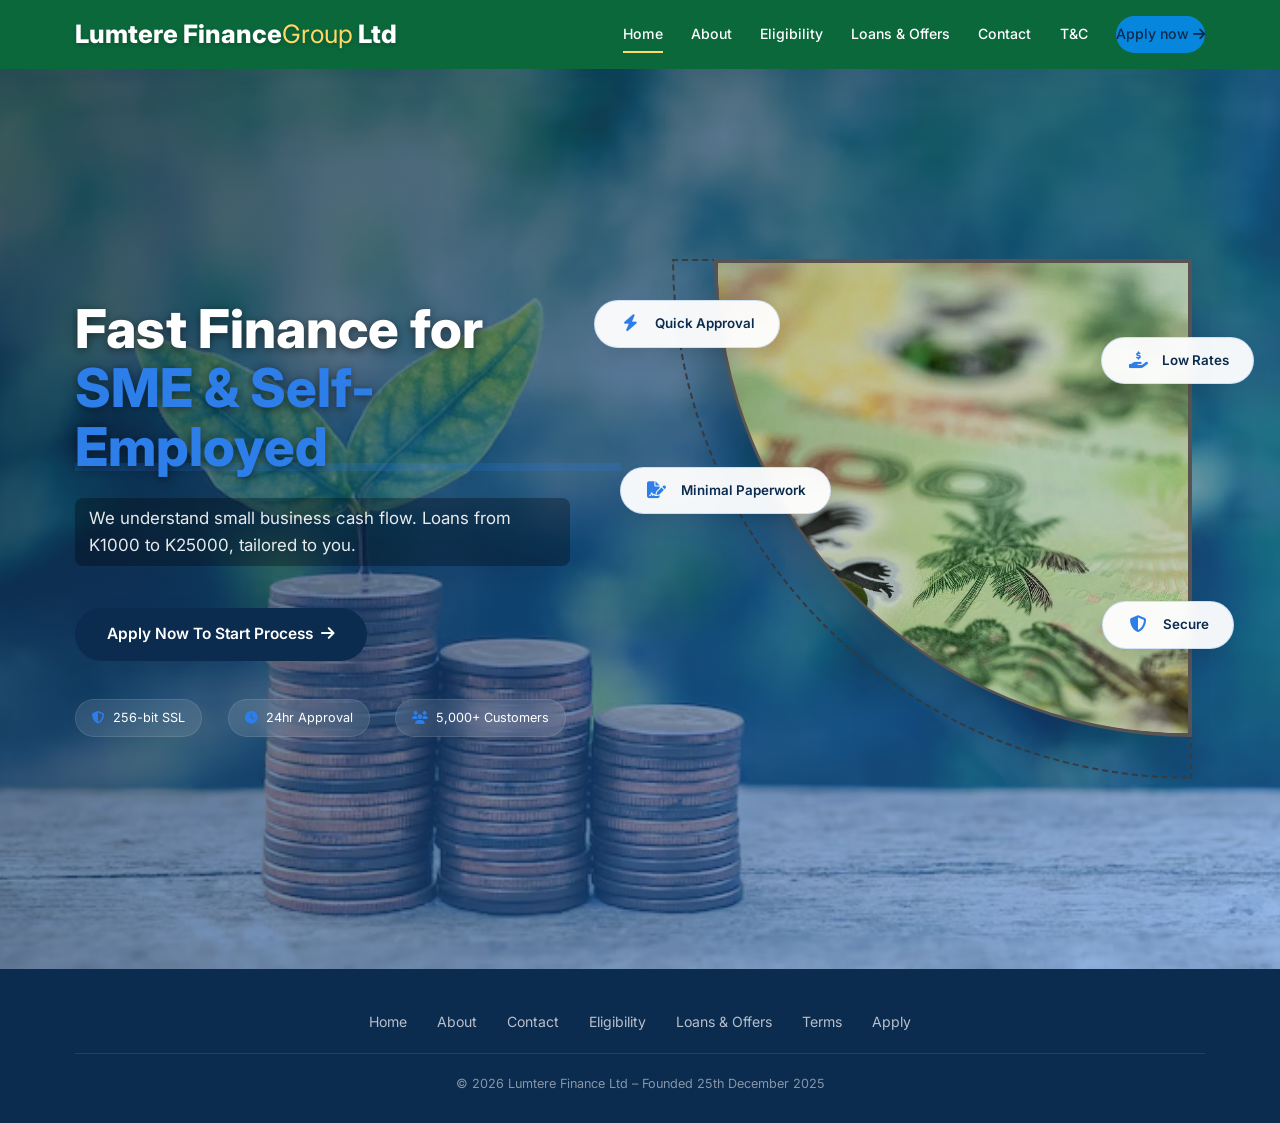
<file: index.html>
<!DOCTYPE html>
<html lang="en">
<head>
    <meta charset="UTF-8">
    <meta name="viewport" content="width=device-width, initial-scale=1.0, maximum-scale=5.0">
    <title>Lumtere Finance Group - Home</title>
    <!-- Font Awesome -->
    <link rel="stylesheet" href="https://cdnjs.cloudflare.com/ajax/libs/font-awesome/6.4.0/css/all.min.css">
    <!-- Google Fonts -->
    <link href="https://fonts.googleapis.com/css2?family=Inter:wght@400;500;600;700;800&display=swap" rel="stylesheet">
    <!-- AOS Animation Library -->
    <link href="https://unpkg.com/aos@2.3.1/dist/aos.css" rel="stylesheet">
    <!-- CSS Files -->
    <link rel="stylesheet" href="css/main.css">
    <link rel="stylesheet" href="css/components.css">
    <link rel="stylesheet" href="css/pages.css">
    <link rel="stylesheet" href="css/responsive.css">
</head>
<body>
   

    <!-- Navigation -->
    <header class="navbar">
        <div class="container nav-container">
            <div class="logo">Lumtere Finance<span>Group</span> Ltd</div>
            <button class="menu-toggle" id="mobile-menu" aria-label="Toggle menu">
                <i class="fas fa-bars"></i>
            </button>
            <nav class="nav-links" id="nav-links">
                <a href="index.html" class="active">Home</a>
                <a href="about.html">About</a>
                <a href="eligibility.html">Eligibility</a>
                <a href="offers.html">Loans & Offers</a>
                <a href="contact.html">Contact</a>
                <a href="terms.html">T&C</a>
                <a href="apply.html" class="apply-nav-btn">Apply now <i class="fas fa-arrow-right"></i></a>
            </nav>
        </div>
    </header>

    <main id="main-content">
        <!-- HOME SECTION -->
        <section id="home" class="hero-section">
            <div class="rotating-bg">
                <div class="bg-slide active" style="background-image: url('assets/images/image2.avif');"></div>
                <div class="bg-slide" style="background-image: url('assets/images/image3.webp');"></div>
                <div class="overlay"></div>
            </div>
            
            <div class="container hero">
                <div class="hero-text">
                    <div class="rotating-content">
                        <div class="text-slide active">
                            <h1>Fast Finance for <span class="highlight">SME & Self-Employed</span></h1>
                            <p>We understand small business cash flow. Loans from K1000 to K25000, tailored to you.</p>
                        </div>
                        <div class="text-slide">
                            <h1>Business Loans <span class="highlight">Approved in 24 Hours</span></h1>
                            <p>Get the working capital you need. Quick approval, minimal paperwork, competitive rates.</p>
                        </div>
                        <div class="text-slide">
                            <h1>Grow Your Business <span class="highlight">With Our Support</span></h1>
                            <p>Flexible repayment options designed for SMEs and self-employed professionals.</p>
                        </div>
                        <div class="text-slide">
                            <h1>No Hidden Fees <span class="highlight">100% Transparent</span></h1>
                            <p>Clear terms, fair interest rates, and dedicated customer support throughout.</p>
                        </div>
                    </div>
                    
                    <a href="apply.html" class="btn">Apply Now To Start Process <i class="fas fa-arrow-right"></i></a>
                    
                    <div class="trust-badges">
                        <span class="trust-badge"><i class="fas fa-shield-alt"></i> 256-bit SSL</span>
                        <span class="trust-badge"><i class="fas fa-clock"></i> 24hr Approval</span>
                        <span class="trust-badge"><i class="fas fa-users"></i> 5,000+ Customers</span>
                    </div>
                </div>
                
                <div class="hero-image-container">
                    <div class="outer-semi-circle"></div>
                    <div class="main-semi-circle">
                        <div class="main-semi-circle-inner">
                            <video class="main-semi-circle-image" autoplay muted loop playsinline poster="assets/images/video-poster.jpg">
                                <source src="assets/images/video1.mp4" type="video/mp4">
                                <img src="assets/images/fallback-image.jpg" alt="Lumtere Finance team">
                            </video>
                            <div class="image-overlay"></div>
                        </div>
                    </div>
                    
                    <div class="feature-cards">
                        <div class="feature-card feature-1"><i class="fas fa-bolt"></i><span>Quick Approval</span></div>
                        <div class="feature-card feature-2"><i class="fas fa-hand-holding-usd"></i><span>Low Rates</span></div>
                        <div class="feature-card feature-3"><i class="fas fa-file-signature"></i><span>Minimal Paperwork</span></div>
                        <div class="feature-card feature-4"><i class="fas fa-shield-alt"></i><span>Secure</span></div>
                    </div>
                </div>
            </div>
        </section>
    </main>

    <footer>
        <div class="container">
            <div class="footer-links">
                <a href="index.html">Home</a>
                <a href="about.html">About</a>
                <a href="contact.html">Contact</a>
                <a href="eligibility.html">Eligibility</a>
                <a href="offers.html">Loans & Offers</a>
                <a href="terms.html">Terms</a>
                <a href="apply.html">Apply</a>
            </div>
            <div class="footer-copy">
                © 2026 Lumtere Finance Ltd – Founded 25th December 2025
            </div>
        </div>
    </footer>

    <!-- Scripts -->
    <script src="js/main.js"></script>
    <script src="js/forms.js"></script>
    <script src="https://unpkg.com/aos@2.3.1/dist/aos.js"></script>
</body>
</html>
</file>
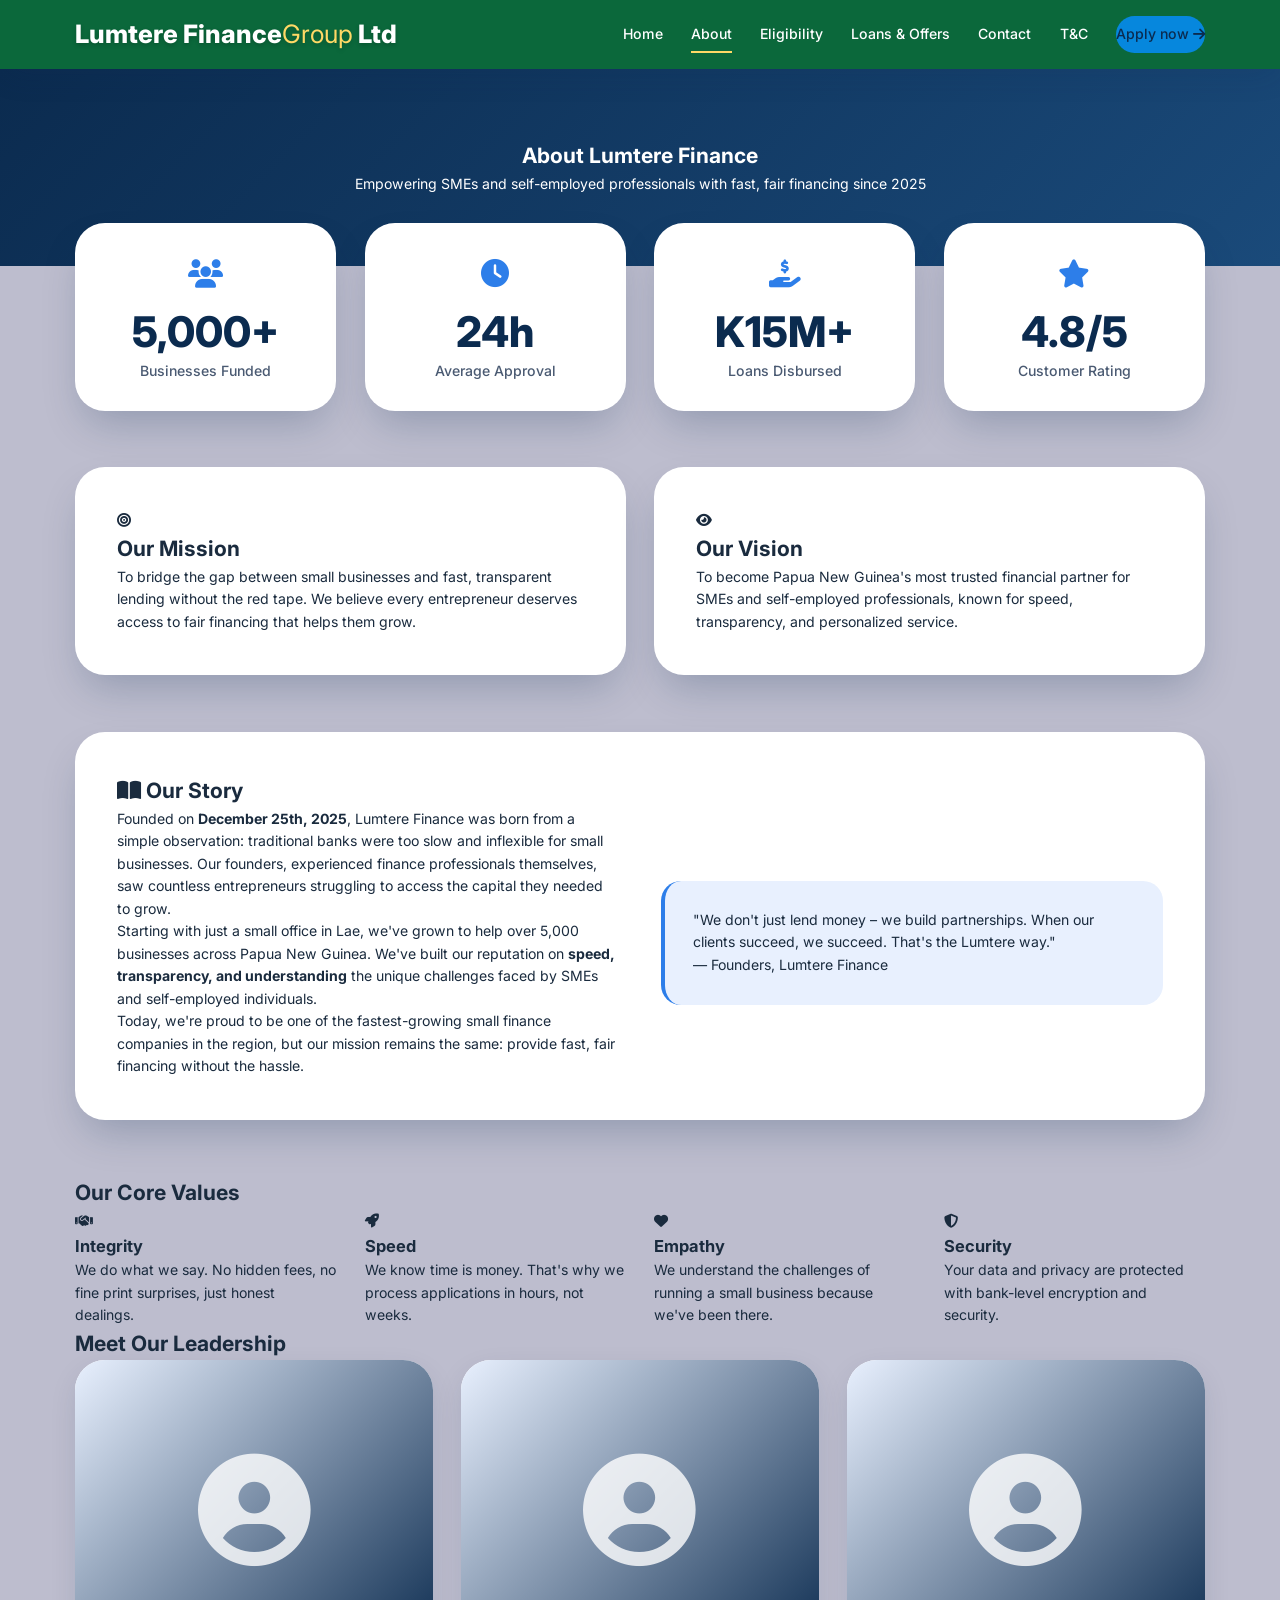
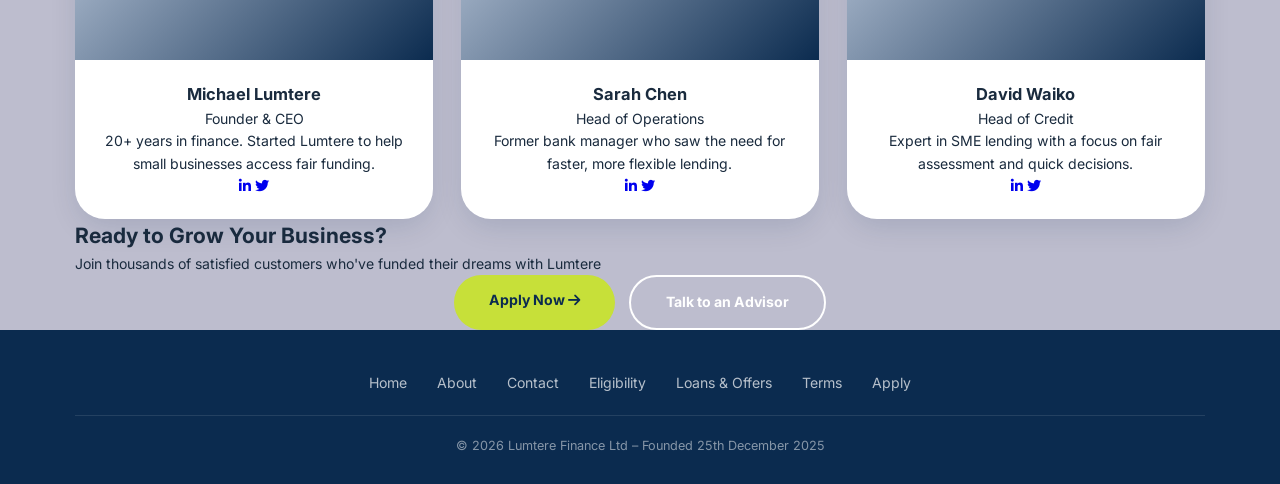
<file: about.html>
<!DOCTYPE html>
<html lang="en">
<head>
    <meta charset="UTF-8">
    <meta name="viewport" content="width=device-width, initial-scale=1.0, maximum-scale=5.0">
    <title>About Us - Lumtere Finance Group</title>
    <!-- Font Awesome -->
    <link rel="stylesheet" href="https://cdnjs.cloudflare.com/ajax/libs/font-awesome/6.4.0/css/all.min.css">
    <!-- Google Fonts -->
    <link href="https://fonts.googleapis.com/css2?family=Inter:wght@400;500;600;700;800&display=swap" rel="stylesheet">
    <!-- AOS Animation Library -->
    <link href="https://unpkg.com/aos@2.3.1/dist/aos.css" rel="stylesheet">
    <!-- CSS Files -->
     <link rel="stylesheet" href="css/main.css">
    <link rel="stylesheet" href="css/components.css">
    <link rel="stylesheet" href="css/pages.css">
    <link rel="stylesheet" href="css/responsive.css">
</head>
<body>
    <header class="navbar">
        <div class="container nav-container">
            <div class="logo">Lumtere Finance<span>Group</span> Ltd</div>
            <button class="menu-toggle" id="mobile-menu" aria-label="Toggle menu">
                <i class="fas fa-bars"></i>
            </button>
            <nav class="nav-links" id="nav-links">
                <a href="index.html">Home</a>
                <a href="about.html" class="active">About</a>
                <a href="eligibility.html">Eligibility</a>
                <a href="offers.html">Loans & Offers</a>
                <a href="contact.html">Contact</a>
                <a href="terms.html">T&C</a>
                <a href="apply.html" class="apply-nav-btn">Apply now <i class="fas fa-arrow-right"></i></a>
            </nav>
        </div>
    </header>

    <main>
        <section class="about-hero">
            <div class="container">
                <h1>About Lumtere Finance</h1>
                <p>Empowering SMEs and self-employed professionals with fast, fair financing since 2025</p>
            </div>
        </section>

        <section class="about-section">
            <div class="container">
                <div class="stats-grid">
                    <div class="stat-card" data-aos="fade-up">
                        <div class="stat-icon"><i class="fas fa-users"></i></div>
                        <div class="stat-number">5,000+</div>
                        <div class="stat-label">Businesses Funded</div>
                    </div>
                    <div class="stat-card" data-aos="fade-up" data-aos-delay="100">
                        <div class="stat-icon"><i class="fas fa-clock"></i></div>
                        <div class="stat-number">24h</div>
                        <div class="stat-label">Average Approval</div>
                    </div>
                    <div class="stat-card" data-aos="fade-up" data-aos-delay="200">
                        <div class="stat-icon"><i class="fas fa-hand-holding-usd"></i></div>
                        <div class="stat-number">K15M+</div>
                        <div class="stat-label">Loans Disbursed</div>
                    </div>
                    <div class="stat-card" data-aos="fade-up" data-aos-delay="300">
                        <div class="stat-icon"><i class="fas fa-star"></i></div>
                        <div class="stat-number">4.8/5</div>
                        <div class="stat-label">Customer Rating</div>
                    </div>
                </div>

                <div class="mission-vision-grid">
                    <div class="mission-card" data-aos="fade-right">
                        <i class="fas fa-bullseye"></i>
                        <h2>Our Mission</h2>
                        <p>To bridge the gap between small businesses and fast, transparent lending without the red tape. We believe every entrepreneur deserves access to fair financing that helps them grow.</p>
                    </div>
                    <div class="vision-card" data-aos="fade-left">
                        <i class="fas fa-eye"></i>
                        <h2>Our Vision</h2>
                        <p>To become Papua New Guinea's most trusted financial partner for SMEs and self-employed professionals, known for speed, transparency, and personalized service.</p>
                    </div>
                </div>

                <div class="story-section" data-aos="fade-up">
                    <h2><i class="fas fa-book-open"></i> Our Story</h2>
                    <div class="story-content">
                        <div class="story-text">
                            <p>Founded on <strong>December 25th, 2025</strong>, Lumtere Finance was born from a simple observation: traditional banks were too slow and inflexible for small businesses. Our founders, experienced finance professionals themselves, saw countless entrepreneurs struggling to access the capital they needed to grow.</p>
                            <p>Starting with just a small office in Lae, we've grown to help over 5,000 businesses across Papua New Guinea. We've built our reputation on <strong>speed, transparency, and understanding</strong> the unique challenges faced by SMEs and self-employed individuals.</p>
                            <p>Today, we're proud to be one of the fastest-growing small finance companies in the region, but our mission remains the same: provide fast, fair financing without the hassle.</p>
                        </div>
                        <div class="story-highlight">
                            <p>"We don't just lend money – we build partnerships. When our clients succeed, we succeed. That's the Lumtere way."</p>
                            <p class="author">— Founders, Lumtere Finance</p>
                        </div>
                    </div>
                </div>

                <div class="values-section">
                    <h2 data-aos="fade-up">Our Core Values</h2>
                    <div class="values-grid">
                        <div class="value-card" data-aos="fade-up">
                            <div class="value-icon"><i class="fas fa-handshake"></i></div>
                            <h3>Integrity</h3>
                            <p>We do what we say. No hidden fees, no fine print surprises, just honest dealings.</p>
                        </div>
                        <div class="value-card" data-aos="fade-up" data-aos-delay="100">
                            <div class="value-icon"><i class="fas fa-rocket"></i></div>
                            <h3>Speed</h3>
                            <p>We know time is money. That's why we process applications in hours, not weeks.</p>
                        </div>
                        <div class="value-card" data-aos="fade-up" data-aos-delay="200">
                            <div class="value-icon"><i class="fas fa-heart"></i></div>
                            <h3>Empathy</h3>
                            <p>We understand the challenges of running a small business because we've been there.</p>
                        </div>
                        <div class="value-card" data-aos="fade-up" data-aos-delay="300">
                            <div class="value-icon"><i class="fas fa-shield-alt"></i></div>
                            <h3>Security</h3>
                            <p>Your data and privacy are protected with bank-level encryption and security.</p>
                        </div>
                    </div>
                </div>

                <div class="team-section">
                    <h2 data-aos="fade-up">Meet Our Leadership</h2>
                    <div class="team-grid">
                        <div class="team-card" data-aos="fade-up">
                            <div class="team-image"><i class="fas fa-user-circle"></i></div>
                            <div class="team-info">
                                <h3>Michael Lumtere</h3>
                                <div class="position">Founder & CEO</div>
                                <p class="bio">20+ years in finance. Started Lumtere to help small businesses access fair funding.</p>
                                <div class="team-social">
                                    <a href="#"><i class="fab fa-linkedin-in"></i></a>
                                    <a href="#"><i class="fab fa-twitter"></i></a>
                                </div>
                            </div>
                        </div>
                        <div class="team-card" data-aos="fade-up" data-aos-delay="100">
                            <div class="team-image"><i class="fas fa-user-circle"></i></div>
                            <div class="team-info">
                                <h3>Sarah Chen</h3>
                                <div class="position">Head of Operations</div>
                                <p class="bio">Former bank manager who saw the need for faster, more flexible lending.</p>
                                <div class="team-social">
                                    <a href="#"><i class="fab fa-linkedin-in"></i></a>
                                    <a href="#"><i class="fab fa-twitter"></i></a>
                                </div>
                            </div>
                        </div>
                        <div class="team-card" data-aos="fade-up" data-aos-delay="200">
                            <div class="team-image"><i class="fas fa-user-circle"></i></div>
                            <div class="team-info">
                                <h3>David Waiko</h3>
                                <div class="position">Head of Credit</div>
                                <p class="bio">Expert in SME lending with a focus on fair assessment and quick decisions.</p>
                                <div class="team-social">
                                    <a href="#"><i class="fab fa-linkedin-in"></i></a>
                                    <a href="#"><i class="fab fa-twitter"></i></a>
                                </div>
                            </div>
                        </div>
                    </div>
                </div>

                <div class="cta-section">
                    <h2>Ready to Grow Your Business?</h2>
                    <p>Join thousands of satisfied customers who've funded their dreams with Lumtere</p>
                    <div class="cta-buttons">
                        <a href="apply.html" class="cta-btn primary">Apply Now <i class="fas fa-arrow-right"></i></a>
                        <a href="contact.html" class="cta-btn secondary">Talk to an Advisor</a>
                    </div>
                </div>
            </div>
        </section>
    </main>

    <footer>
        <div class="container">
            <div class="footer-links">
                <a href="index.html">Home</a>
                <a href="about.html">About</a>
                <a href="contact.html">Contact</a>
                <a href="eligibility.html">Eligibility</a>
                <a href="offers.html">Loans & Offers</a>
                <a href="terms.html">Terms</a>
                <a href="apply.html">Apply</a>
            </div>
            <div class="footer-copy">
                © 2026 Lumtere Finance Ltd – Founded 25th December 2025
            </div>
        </div>
    </footer>

    <!-- Scripts -->
    <script src="js/main.js"></script>
    <script src="js/forms.js"></script>
    <script src="https://unpkg.com/aos@2.3.1/dist/aos.js"></script>
    <script>AOS.init({ duration: 800, once: true, offset: 100 });</script>
</body>
</html>
</file>
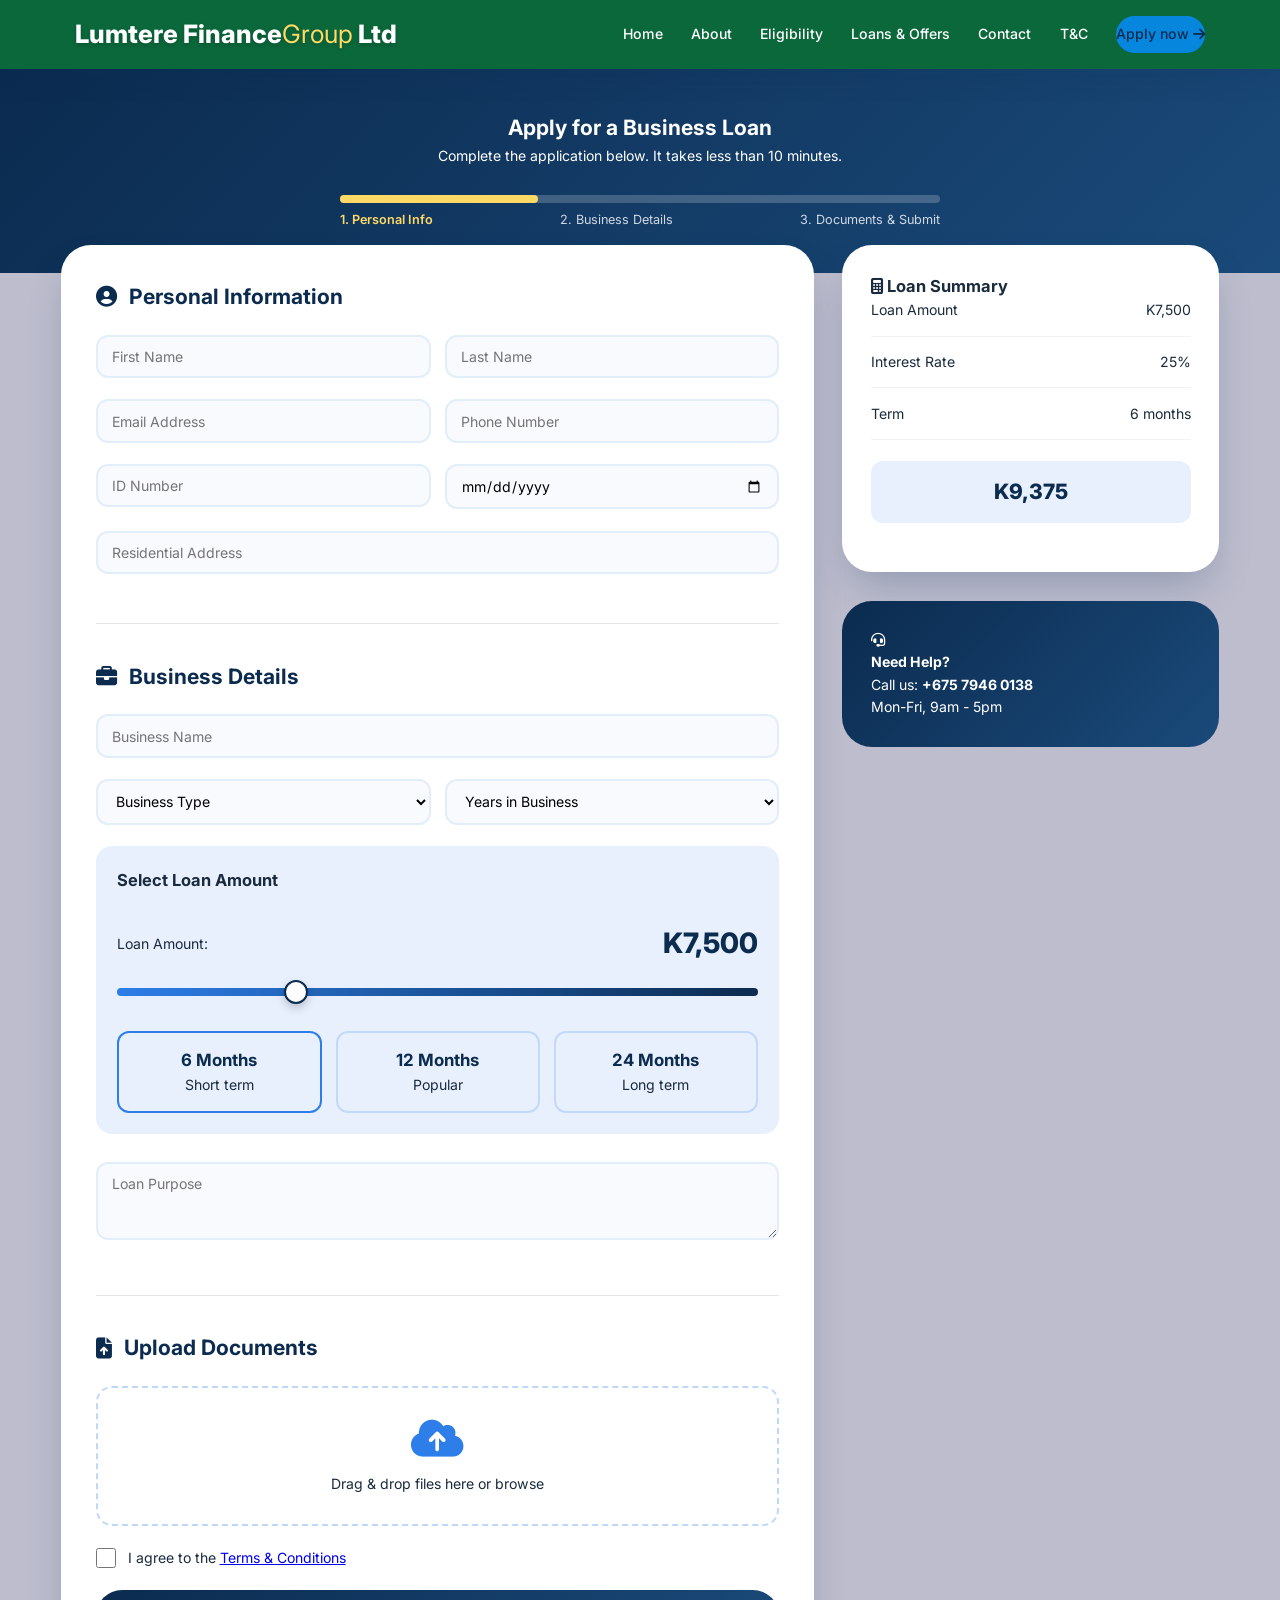
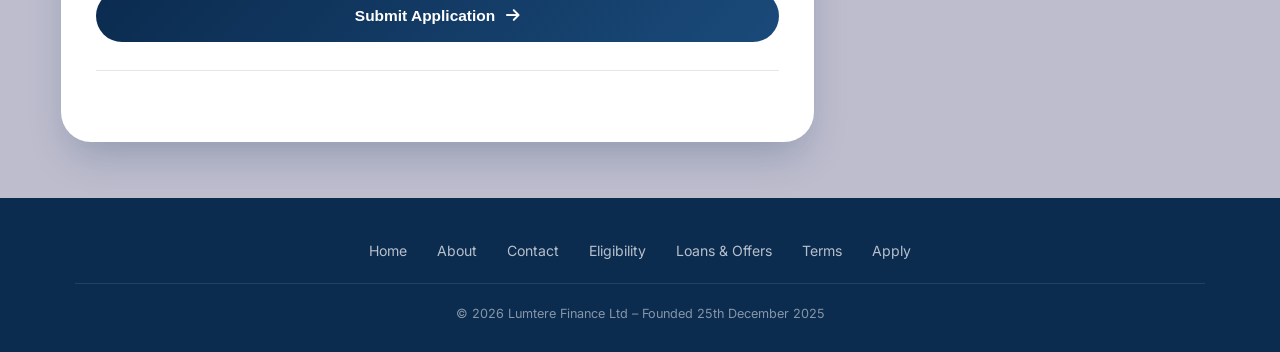
<file: apply.html>
<!DOCTYPE html>
<html lang="en">
<head>
    <meta charset="UTF-8">
    <meta name="viewport" content="width=device-width, initial-scale=1.0, maximum-scale=5.0">
    <title>Apply for a Loan - Lumtere Finance Group</title>
    <!-- Font Awesome -->
    <link rel="stylesheet" href="https://cdnjs.cloudflare.com/ajax/libs/font-awesome/6.4.0/css/all.min.css">
    <!-- Google Fonts -->
    <link href="https://fonts.googleapis.com/css2?family=Inter:wght@400;500;600;700;800&display=swap" rel="stylesheet">
    <!-- CSS Files -->
    <link rel="stylesheet" href="css/main.css">
    <link rel="stylesheet" href="css/components.css">
    <link rel="stylesheet" href="css/pages.css">
    <link rel="stylesheet" href="css/responsive.css">
</head>
<body>
    <header class="navbar">
        <div class="container nav-container">
            <div class="logo">Lumtere Finance<span>Group</span> Ltd</div>
            <button class="menu-toggle" id="mobile-menu" aria-label="Toggle menu">
                <i class="fas fa-bars"></i>
            </button>
            <nav class="nav-links" id="nav-links">
                <a href="index.html">Home</a>
                <a href="about.html">About</a>
                <a href="eligibility.html">Eligibility</a>
                <a href="offers.html">Loans & Offers</a>
                <a href="contact.html">Contact</a>
                <a href="terms.html">T&C</a>
                <a href="apply.html" class="apply-nav-btn active">Apply now <i class="fas fa-arrow-right"></i></a>
            </nav>
        </div>
    </header>

    <main>
        <section class="apply-hero">
            <div class="container">
                <h1>Apply for a Business Loan</h1>
                <p>Complete the application below. It takes less than 10 minutes.</p>
                <div class="progress-bar"><div class="progress-fill" style="width:33%"></div></div>
                <div class="progress-steps">
                    <span class="active">1. Personal Info</span>
                    <span>2. Business Details</span>
                    <span>3. Documents & Submit</span>
                </div>
            </div>
        </section>

        <div class="apply-container">
            <div class="apply-grid">
                <div class="application-form">
                    <!-- UPDATED: Form with FormSubmit.co action and hidden fields -->
                    <form action="https://formsubmit.co/gparak37@gmail.com" method="POST" id="applicationForm" enctype="multipart/form-data">
                        
                        <!-- FormSubmit.co Configuration -->
                        <input type="hidden" name="_subject" value="New Loan Application - Lumtere Finance">
                        <input type="hidden" name="_captcha" value="false">
                        <input type="hidden" name="_template" value="box">
                        <input type="hidden" name="_next" value="https://lumtere.com/thank-you.html">
                        <input type="hidden" name="_autoresponse" value="Thank you for applying to Lumtere Finance. Our team will review your application and contact you within 24 hours.">
                        
                        <!-- Form Section 1: Personal Information -->
                        <div class="form-section">
                            <h2><i class="fas fa-user-circle"></i> Personal Information</h2>
                            <div class="form-row">
                                <div class="form-group">
                                    <input type="text" name="First Name" placeholder="First Name" required>
                                </div>
                                <div class="form-group">
                                    <input type="text" name="Last Name" placeholder="Last Name" required>
                                </div>
                            </div>
                            <div class="form-row">
                                <div class="form-group">
                                    <input type="email" name="Email" placeholder="Email Address" required>
                                </div>
                                <div class="form-group">
                                    <input type="tel" name="Phone Number" placeholder="Phone Number" required>
                                </div>
                            </div>
                            <div class="form-row">
                                <div class="form-group">
                                    <input type="text" name="ID Number" placeholder="ID Number" required>
                                </div>
                                <div class="form-group">
                                    <input type="date" name="Date of Birth" required>
                                </div>
                            </div>
                            <div class="form-group">
                                <input type="text" name="Residential Address" placeholder="Residential Address" required>
                            </div>
                        </div>

                        <!-- Form Section 2: Business Details -->
                        <div class="form-section">
                            <h2><i class="fas fa-briefcase"></i> Business Details</h2>
                            <div class="form-group">
                                <input type="text" name="Business Name" placeholder="Business Name" required>
                            </div>
                            <div class="form-row">
                                <div class="form-group">
                                    <select name="Business Type" required>
                                        <option value="">Business Type</option>
                                        <option value="Sole Trader">Sole Trader</option>
                                        <option value="Limited Company">Limited Company</option>
                                        <option value="Partnership">Partnership</option>
                                    </select>
                                </div>
                                <div class="form-group">
                                    <select name="Years in Business" required>
                                        <option value="">Years in Business</option>
                                        <option value="Less than 1 year"><1 year</option>
                                        <option value="1-2 years">1-2 years</option>
                                        <option value="2-5 years">2-5 years</option>
                                        <option value="5+ years">5+ years</option>
                                    </select>
                                </div>
                            </div>

                            <!-- Hidden field to capture loan amount from calculator -->
                            <input type="hidden" name="Loan Amount" id="hiddenLoanAmount" value="7500">
                            
                            <div class="loan-selection">
                                <h3>Select Loan Amount</h3>
                                <div class="loan-amount-slider">
                                    <div class="slider-value"><span>Loan Amount:</span><span id="loanAmount">K7,500</span></div>
                                    <input type="range" id="loanSlider" min="1000" max="25000" value="7500" step="500">
                                </div>
                                <div class="loan-terms">
                                    <div class="term-option selected" data-term="6">
                                        <div class="months">6 Months</div>
                                        <div class="small">Short term</div>
                                    </div>
                                    <div class="term-option" data-term="12">
                                        <div class="months">12 Months</div>
                                        <div class="small">Popular</div>
                                    </div>
                                    <div class="term-option" data-term="24">
                                        <div class="months">24 Months</div>
                                        <div class="small">Long term</div>
                                    </div>
                                </div>
                                <!-- Hidden field for loan term -->
                                <input type="hidden" name="Loan Term" id="hiddenLoanTerm" value="6">
                            </div>
                            <div class="form-group">
                                <textarea name="Loan Purpose" rows="3" placeholder="Loan Purpose" required></textarea>
                            </div>
                        </div>

                        <!-- Form Section 3: Documents & Submit -->
                        <div class="form-section">
                            <h2><i class="fas fa-file-upload"></i> Upload Documents</h2>
                            <div class="file-upload" id="fileUpload">
                                <i class="fas fa-cloud-upload-alt"></i>
                                <p>Drag & drop files here or <span class="browse">browse</span></p>
                                <input type="file" id="fileInput" name="documents[]" multiple style="display: none;" accept=".pdf,.jpg,.jpeg,.png">
                            </div>
                            <div class="file-list" id="fileList"></div>
                            
                            <!-- Additional hidden fields for file tracking -->
                            <input type="hidden" name="_attachments" value="1">
                            
                            <div class="checkbox-group">
                                <input type="checkbox" id="terms" name="Terms Accepted" value="Yes" required>
                                <label for="terms">I agree to the <a href="terms.html">Terms & Conditions</a></label>
                            </div>
                            
                            <!-- Hidden field to capture application timestamp -->
                            <input type="hidden" name="Application Date" id="applicationDate">
                            
                            <button type="submit" class="submit-btn">Submit Application <i class="fas fa-arrow-right"></i></button>
                        </div>
                    </form>
                </div>

                <div class="apply-sidebar">
                    <div class="summary-card">
                        <h3><i class="fas fa-calculator"></i> Loan Summary</h3>
                        <div class="summary-item"><span>Loan Amount</span><span id="summaryAmount">K7,500</span></div>
                        <div class="summary-item"><span>Interest Rate</span><span id="summaryRate">22%</span></div>
                        <div class="summary-item"><span>Term</span><span id="summaryTerm">6 months</span></div>
                        <div class="summary-total" id="summaryTotal">K9,150</div>
                    </div>
                    <div class="help-card">
                        <i class="fas fa-headset"></i>
                        <h4>Need Help?</h4>
                        <p>Call us: <strong>+675 7946 0138</strong></p>
                        <p class="hours">Mon-Fri, 9am - 5pm</p>
                    </div>
                </div>
            </div>
        </div>

        <!-- Success Modal -->
        <div class="modal" id="successModal">
            <div class="modal-content">
                <i class="fas fa-check-circle"></i>
                <h2>Application Submitted!</h2>
                <p>Thank you for applying. Our team will contact you within 24 hours.</p>
                <button class="modal-btn" onclick="closeModal()">Done</button>
            </div>
        </div>
    </main>

    <footer>
        <div class="container">
            <div class="footer-links">
                <a href="index.html">Home</a>
                <a href="about.html">About</a>
                <a href="contact.html">Contact</a>
                <a href="eligibility.html">Eligibility</a>
                <a href="offers.html">Loans & Offers</a>
                <a href="terms.html">Terms</a>
                <a href="apply.html">Apply</a>
            </div>
            <div class="footer-copy">
                © 2026 Lumtere Finance Ltd – Founded 25th December 2025
            </div>
        </div>
    </footer>

    <!-- Scripts -->
    <script src="js/main.js"></script>
    <script src="js/forms.js"></script>
    
    <script>
        // Set application date automatically
        document.getElementById('applicationDate').value = new Date().toLocaleString();
    </script>
</body>
</html>
</file>
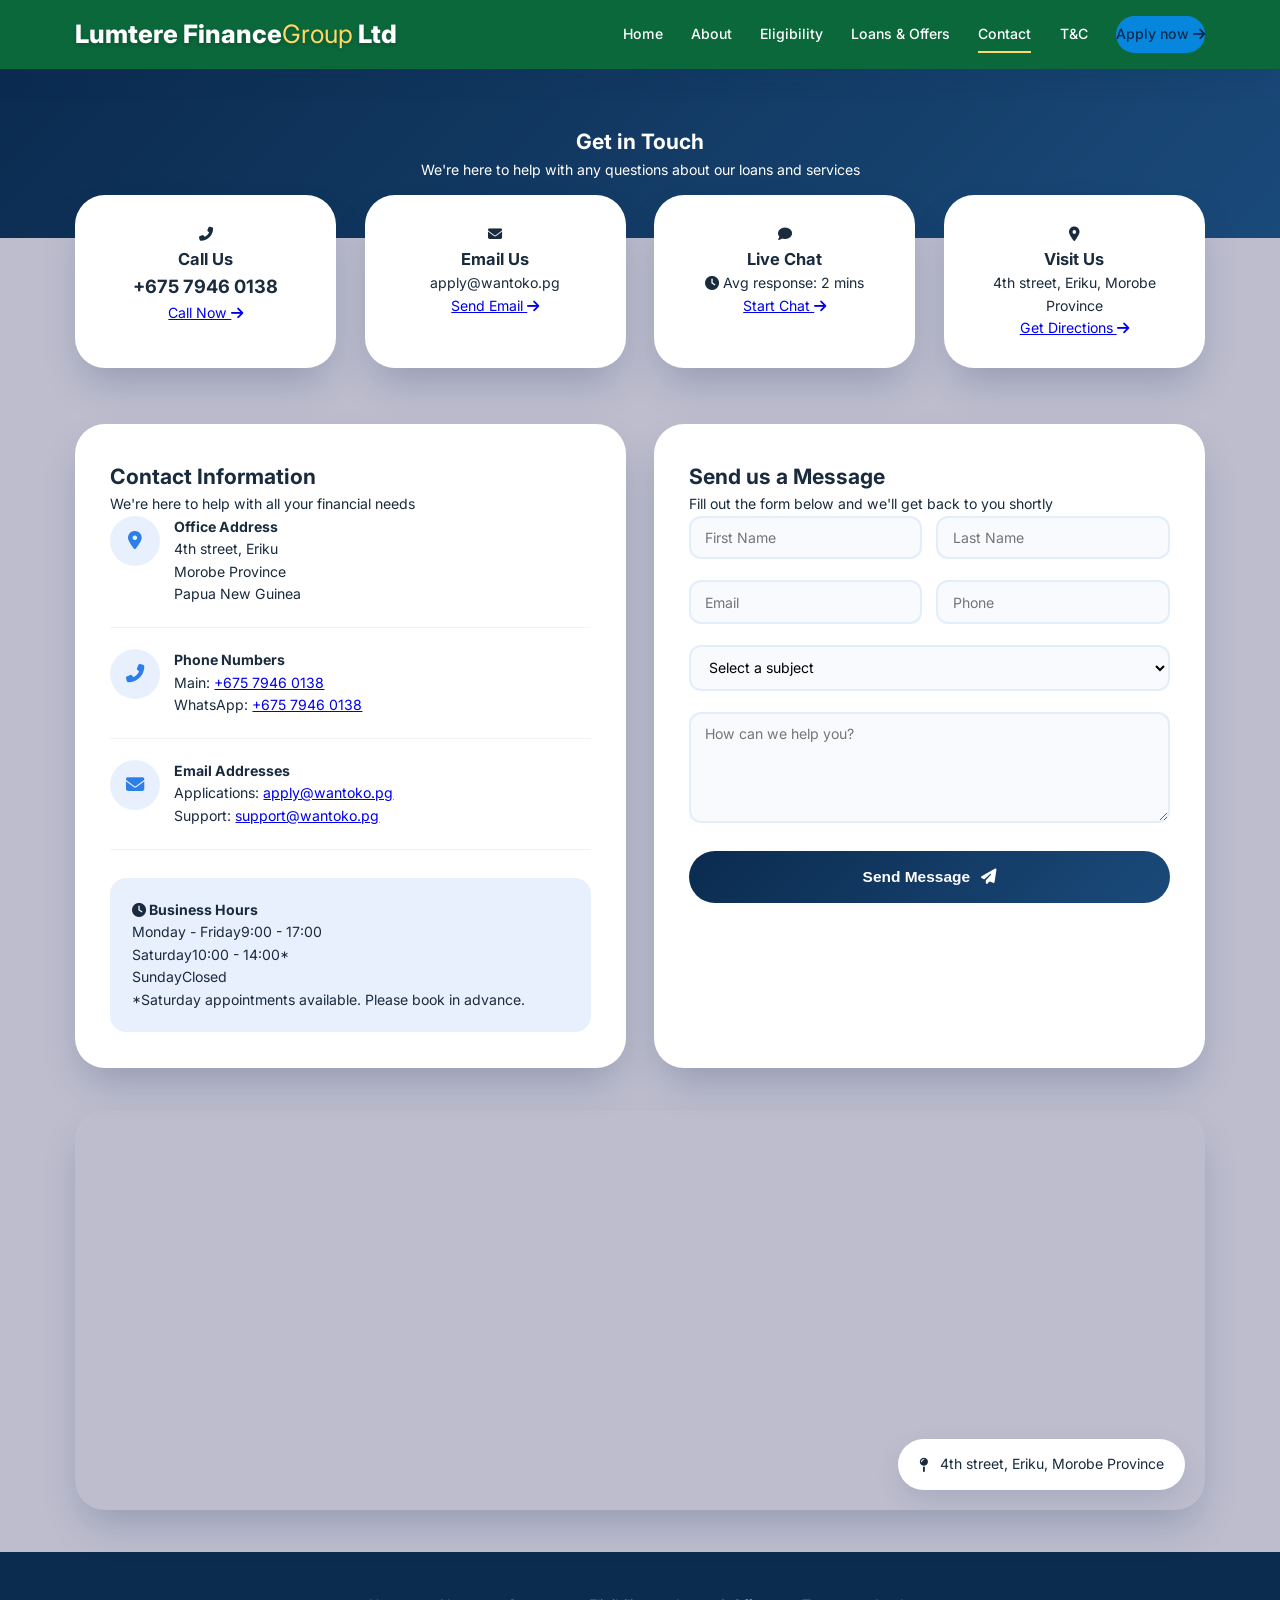
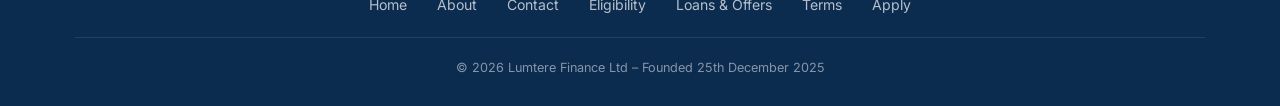
<file: contact.html>
<!DOCTYPE html>
<html lang="en">
<head>
    <meta charset="UTF-8">
    <meta name="viewport" content="width=device-width, initial-scale=1.0, maximum-scale=5.0">
    <title>Contact Us - Lumtere Finance Group</title>
    <!-- Font Awesome -->
    <link rel="stylesheet" href="https://cdnjs.cloudflare.com/ajax/libs/font-awesome/6.4.0/css/all.min.css">
    <!-- Google Fonts -->
    <link href="https://fonts.googleapis.com/css2?family=Inter:wght@400;500;600;700;800&display=swap" rel="stylesheet">
    <!-- AOS Animation Library -->
    <link href="https://unpkg.com/aos@2.3.1/dist/aos.css" rel="stylesheet">
    <!-- CSS Files -->
    <link rel="stylesheet" href="css/main.css">
    <link rel="stylesheet" href="css/components.css">
    <link rel="stylesheet" href="css/pages.css">
    <link rel="stylesheet" href="css/responsive.css">
</head>
<body>
    <header class="navbar">
        <div class="container nav-container">
            <div class="logo">Lumtere Finance<span>Group</span> Ltd</div>
            <button class="menu-toggle" id="mobile-menu" aria-label="Toggle menu">
                <i class="fas fa-bars"></i>
            </button>
            <nav class="nav-links" id="nav-links">
                <a href="index.html">Home</a>
                <a href="about.html">About</a>
                <a href="eligibility.html">Eligibility</a>
                <a href="offers.html">Loans & Offers</a>
                <a href="contact.html" class="active">Contact</a>
                <a href="terms.html">T&C</a>
                <a href="apply.html" class="apply-nav-btn">Apply now <i class="fas fa-arrow-right"></i></a>
            </nav>
        </div>
    </header>

    <main>
        <section class="contact-hero">
            <div class="container">
                <h1>Get in Touch</h1>
                <p>We're here to help with any questions about our loans and services</p>
            </div>
        </section>

        <div class="container">
            <div class="quick-contact-grid">
                <div class="quick-card" data-aos="fade-up">
                    <i class="fas fa-phone-alt"></i>
                    <h3>Call Us</h3>
                    <p style="font-size:1.3rem; font-weight:700;">+675 7946 0138</p>
                    <a href="tel:+67579460138" class="contact-link">Call Now <i class="fas fa-arrow-right"></i></a>
                </div>
                <div class="quick-card" data-aos="fade-up" data-aos-delay="100">
                    <i class="fas fa-envelope"></i>
                    <h3>Email Us</h3>
                    <p>apply@wantoko.pg</p>
                    <a href="mailto:apply@wantoko.pg" class="contact-link">Send Email <i class="fas fa-arrow-right"></i></a>
                </div>
                <div class="quick-card" data-aos="fade-up" data-aos-delay="200">
                    <i class="fas fa-comment"></i>
                    <h3>Live Chat</h3>
                    <div class="response-badge"><i class="fas fa-clock"></i> Avg response: 2 mins</div>
                    <a href="#" class="contact-link" onclick="startChat()">Start Chat <i class="fas fa-arrow-right"></i></a>
                </div>
                <div class="quick-card" data-aos="fade-up" data-aos-delay="300">
                    <i class="fas fa-map-marker-alt"></i>
                    <h3>Visit Us</h3>
                    <p>4th street, Eriku, Morobe Province</p>
                    <a href="#map" class="contact-link">Get Directions <i class="fas fa-arrow-right"></i></a>
                </div>
            </div>
        </div>

        <section class="contact-section">
            <div class="container">
                <div class="contact-grid">
                    <div class="contact-info-card">
                        <div class="info-header">
                            <h2>Contact Information</h2>
                            <p>We're here to help with all your financial needs</p>
                        </div>
                        
                        <div class="info-list">
                            <div class="info-item">
                                <div class="info-icon"><i class="fas fa-map-marker-alt"></i></div>
                                <div class="info-content">
                                    <h4>Office Address</h4>
                                    <p>4th street, Eriku<br>Morobe Province<br>Papua New Guinea</p>
                                </div>
                            </div>
                            
                            <div class="info-item">
                                <div class="info-icon"><i class="fas fa-phone-alt"></i></div>
                                <div class="info-content">
                                    <h4>Phone Numbers</h4>
                                    <p>Main: <a href="tel:+67579460138">+675 7946 0138</a></p>
                                    <p>WhatsApp: <a href="https://wa.me/67579460138">+675 7946 0138</a></p>
                                </div>
                            </div>
                            
                            <div class="info-item">
                                <div class="info-icon"><i class="fas fa-envelope"></i></div>
                                <div class="info-content">
                                    <h4>Email Addresses</h4>
                                    <p>Applications: <a href="mailto:apply@wantoko.pg">apply@wantoko.pg</a></p>
                                    <p>Support: <a href="mailto:support@wantoko.pg">support@wantoko.pg</a></p>
                                </div>
                            </div>
                        </div>

                        <div class="hours-card">
                            <h4><i class="fas fa-clock"></i> Business Hours</h4>
                            <div class="hours-row"><span>Monday - Friday</span><span>9:00 - 17:00</span></div>
                            <div class="hours-row"><span>Saturday</span><span>10:00 - 14:00*</span></div>
                            <div class="hours-row"><span>Sunday</span><span class="closed">Closed</span></div>
                            <div class="hours-note">*Saturday appointments available. Please book in advance.</div>
                        </div>
                    </div>

                    <div class="contact-form-card">
                        <div class="form-header">
                            <h2>Send us a Message</h2>
                            <p>Fill out the form below and we'll get back to you shortly</p>
                        </div>

                        <form id="contactForm">
                            <div class="form-row">
                                <div class="form-group"><input type="text" placeholder="First Name" required></div>
                                <div class="form-group"><input type="text" placeholder="Last Name" required></div>
                            </div>
                            <div class="form-row">
                                <div class="form-group"><input type="email" placeholder="Email" required></div>
                                <div class="form-group"><input type="tel" placeholder="Phone"></div>
                            </div>
                            <div class="form-group">
                                <select required>
                                    <option value="">Select a subject</option>
                                    <option value="loan">Loan Inquiry</option>
                                    <option value="application">Application Status</option>
                                    <option value="support">Customer Support</option>
                                </select>
                            </div>
                            <div class="form-group">
                                <textarea rows="5" placeholder="How can we help you?" required></textarea>
                            </div>
                            <button type="submit" class="submit-btn">Send Message <i class="fas fa-paper-plane"></i></button>
                        </form>
                    </div>
                </div>

                <div class="map-section" id="map">
                    <div class="map-container">
                        <iframe src="https://www.google.com/maps/embed?pb=!1m18!1m12!1m3!1d12458.456789!2d147.123456!3d-6.123456!2m3!1f0!2f0!3f0!3m2!1i1024!2i768!4f13.1!3m3!1m2!1s0x0%3A0x0!2zNsKwMDcnMjQuNCJTIDE0N8KwMDcnMjIuNSJF!5e0!3m2!1sen!2s!4v1234567890" allowfullscreen="" loading="lazy"></iframe>
                        <div class="map-overlay">
                            <i class="fas fa-map-pin"></i>
                            <span>4th street, Eriku, Morobe Province</span>
                        </div>
                    </div>
                </div>
            </div>
        </section>
    </main>

    <footer>
        <div class="container">
            <div class="footer-links">
                <a href="index.html">Home</a>
                <a href="about.html">About</a>
                <a href="contact.html">Contact</a>
                <a href="eligibility.html">Eligibility</a>
                <a href="offers.html">Loans & Offers</a>
                <a href="terms.html">Terms</a>
                <a href="apply.html">Apply</a>
            </div>
            <div class="footer-copy">
                © 2026 Lumtere Finance Ltd – Founded 25th December 2025
            </div>
        </div>
    </footer>

    <!-- Scripts -->
    <script src="js/main.js"></script>
    <script src="js/forms.js"></script>
    <script src="https://unpkg.com/aos@2.3.1/dist/aos.js"></script>
    <script>AOS.init({ duration: 800, once: true, offset: 100 });</script>
</body>
</html>
</file>
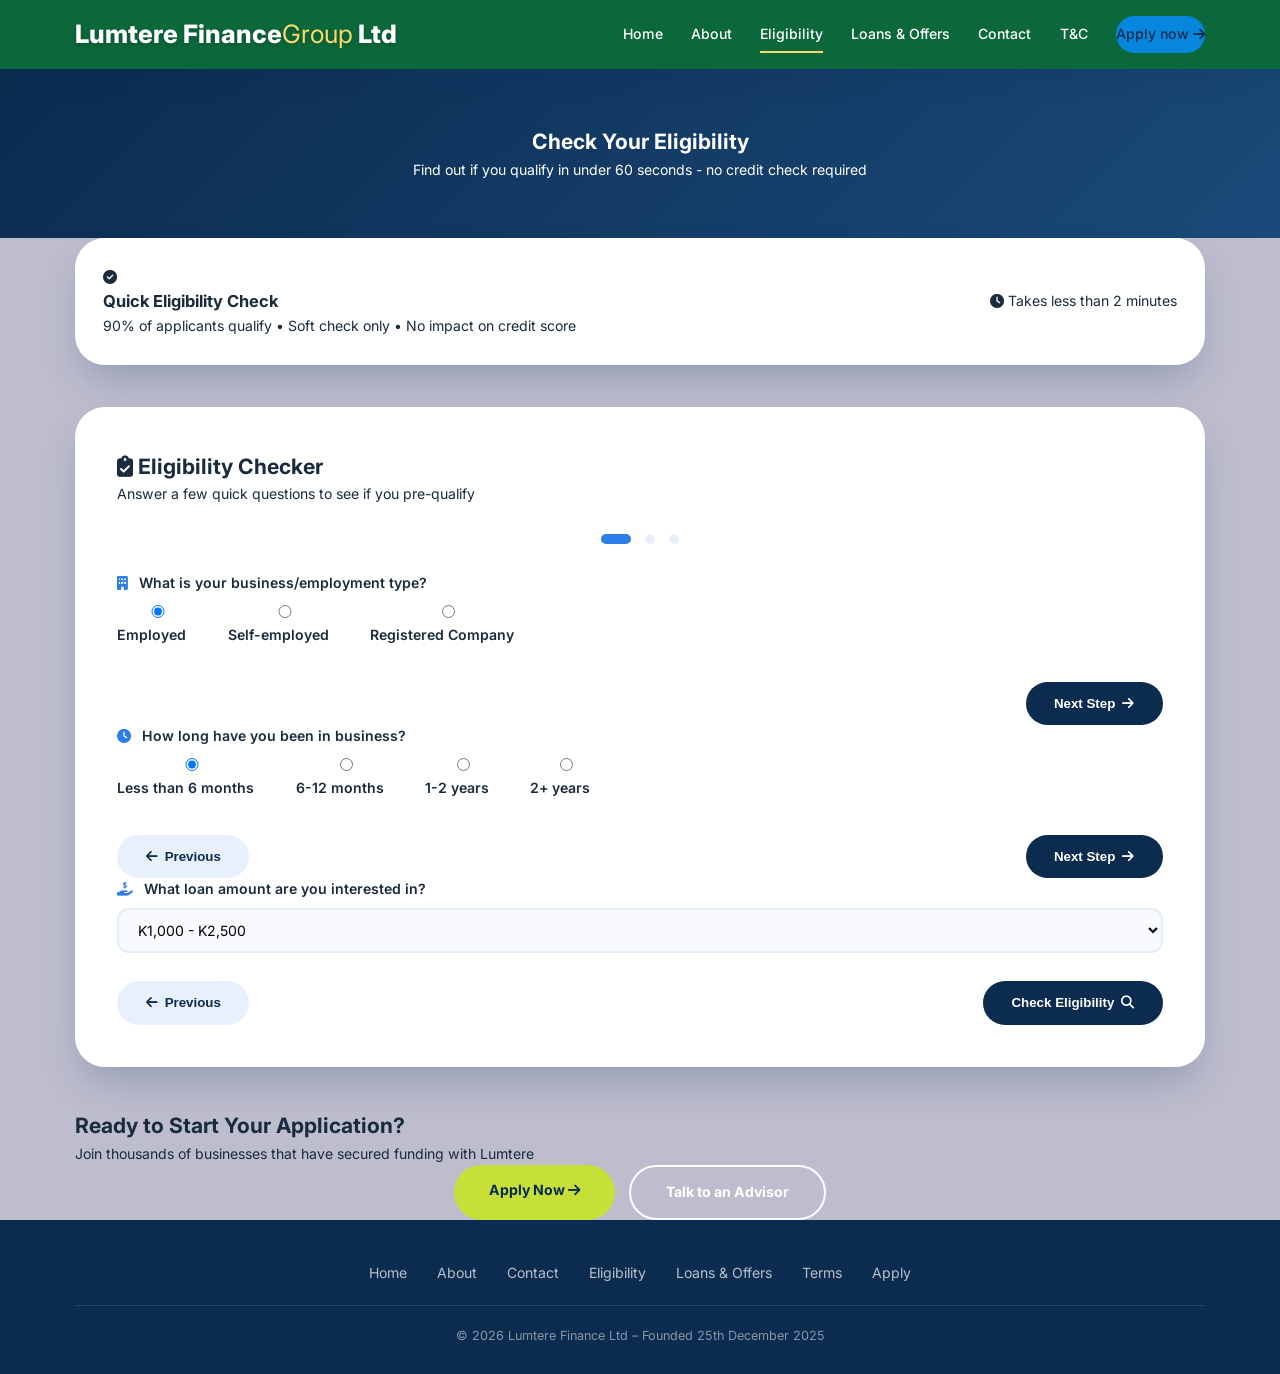
<file: eligibility.html>
<!DOCTYPE html>
<html lang="en">
<head>
    <meta charset="UTF-8">
    <meta name="viewport" content="width=device-width, initial-scale=1.0, maximum-scale=5.0">
    <title>Eligibility Checker - Lumtere Finance Group</title>
    <!-- Font Awesome -->
    <link rel="stylesheet" href="https://cdnjs.cloudflare.com/ajax/libs/font-awesome/6.4.0/css/all.min.css">
    <!-- Google Fonts -->
    <link href="https://fonts.googleapis.com/css2?family=Inter:wght@400;500;600;700;800&display=swap" rel="stylesheet">
    <!-- AOS Animation Library -->
    <link href="https://unpkg.com/aos@2.3.1/dist/aos.css" rel="stylesheet">
    <!-- CSS Files -->
    <link rel="stylesheet" href="css/main.css">
    <link rel="stylesheet" href="css/components.css">
    <link rel="stylesheet" href="css/pages.css">
    <link rel="stylesheet" href="css/responsive.css">
</head>
<body>
    <header class="navbar">
        <div class="container nav-container">
            <div class="logo">Lumtere Finance<span>Group</span> Ltd</div>
            <button class="menu-toggle" id="mobile-menu" aria-label="Toggle menu">
                <i class="fas fa-bars"></i>
            </button>
            <nav class="nav-links" id="nav-links">
                <a href="index.html">Home</a>
                <a href="about.html">About</a>
                <a href="eligibility.html" class="active">Eligibility</a>
                <a href="offers.html">Loans & Offers</a>
                <a href="contact.html">Contact</a>
                <a href="terms.html">T&C</a>
                <a href="apply.html" class="apply-nav-btn">Apply now <i class="fas fa-arrow-right"></i></a>
            </nav>
        </div>
    </header>

    <main>
        <section class="eligibility-hero">
            <div class="container">
                <h1>Check Your Eligibility</h1>
                <p>Find out if you qualify in under 60 seconds - no credit check required</p>
            </div>
        </section>

        <section class="eligibility-section">
            <div class="container">
                <div class="quick-check-banner" data-aos="fade-up">
                    <div class="quick-check-content">
                        <div class="quick-check-icon"><i class="fas fa-check-circle"></i></div>
                        <div class="quick-check-text">
                            <h3>Quick Eligibility Check</h3>
                            <p>90% of applicants qualify • Soft check only • No impact on credit score</p>
                        </div>
                    </div>
                    <div class="quick-check-badge"><i class="fas fa-clock"></i> Takes less than 2 minutes</div>
                </div>

                <div class="eligibility-checker-tool" data-aos="fade-up">
                    <div class="checker-title">
                        <h2><i class="fas fa-clipboard-check"></i> Eligibility Checker</h2>
                        <p>Answer a few quick questions to see if you pre-qualify</p>
                    </div>

                    <div class="checker-form" id="eligibilityForm">
                        <div class="step-indicator">
                            <span class="step-dot active"></span>
                            <span class="step-dot"></span>
                            <span class="step-dot"></span>
                        </div>

                        <div class="form-step active" id="step1">
                            <div class="form-group">
                                <label><i class="fas fa-building"></i> What is your business/employment type?</label>
                                <div class="radio-group">
                                    <label class="radio-option"><input type="radio" name="businessType" value="employed" checked><span>Employed</span></label>
                                    <label class="radio-option"><input type="radio" name="businessType" value="self-employed"><span>Self-employed</span></label>
                                    <label class="radio-option"><input type="radio" name="businessType" value="company"><span>Registered Company</span></label>
                                </div>
                            </div>
                            <div class="step-buttons"><div></div><button class="step-btn next" onclick="nextStep(2)">Next Step <i class="fas fa-arrow-right"></i></button></div>
                        </div>

                        <div class="form-step" id="step2">
                            <div class="form-group">
                                <label><i class="fas fa-clock"></i> How long have you been in business?</label>
                                <div class="radio-group">
                                    <label class="radio-option"><input type="radio" name="timeInBusiness" value="<6" checked><span>Less than 6 months</span></label>
                                    <label class="radio-option"><input type="radio" name="timeInBusiness" value="6-12"><span>6-12 months</span></label>
                                    <label class="radio-option"><input type="radio" name="timeInBusiness" value="1-2"><span>1-2 years</span></label>
                                    <label class="radio-option"><input type="radio" name="timeInBusiness" value="2+"><span>2+ years</span></label>
                                </div>
                            </div>
                            <div class="step-buttons">
                                <button class="step-btn prev" onclick="prevStep(1)"><i class="fas fa-arrow-left"></i> Previous</button>
                                <button class="step-btn next" onclick="nextStep(3)">Next Step <i class="fas fa-arrow-right"></i></button>
                            </div>
                        </div>

                        <div class="form-step" id="step3">
                            <div class="form-group">
                                <label><i class="fas fa-hand-holding-usd"></i> What loan amount are you interested in?</label>
                                <select id="loanAmount">
                                    <option value="1000">K1,000 - K2,500</option>
                                    <option value="2500">K2,500 - K5,000</option>
                                    <option value="5000">K5,000 - K7,500</option>
                                    <option value="7500">K7,500 - K10,000</option>
                                    <option value="10000">K10,000 - K15,000</option>
                                    <option value="15000">K15,000 - K20,000</option>
                                    <option value="20000">K20,000 - K25,000</option>
                                </select>
                            </div>
                            <div class="step-buttons">
                                <button class="step-btn prev" onclick="prevStep(2)"><i class="fas fa-arrow-left"></i> Previous</button>
                                <button class="step-btn next" onclick="checkEligibility()">Check Eligibility <i class="fas fa-search"></i></button>
                            </div>
                        </div>
                    </div>

                    <div class="results-panel" id="resultsPanel">
                        <div class="result-header">
                            <div class="result-icon"><i class="fas fa-check-circle"></i></div>
                            <div class="result-title"><h3>You're Likely Eligible!</h3><p>Based on your responses, you meet our initial criteria</p></div>
                        </div>
                        <div class="result-grid">
                            <div class="result-item"><div class="label">Estimated Loan Amount</div><div class="value" id="resultAmount">K1,000 - K7,500</div></div>
                            <div class="result-item"><div class="label">Interest Rate Range</div><div class="value" id="resultRate">22% - 30%</div></div>
                            <div class="result-item"><div class="label">Approval Time</div><div class="value">24-48 hours</div></div>
                        </div>
                        <div class="result-actions">
                            <a href="apply.html" class="result-btn primary">Continue to Application <i class="fas fa-arrow-right"></i></a>
                        </div>
                    </div>
                </div>

                <div class="cta-section">
                    <h2>Ready to Start Your Application?</h2>
                    <p>Join thousands of businesses that have secured funding with Lumtere</p>
                    <div class="cta-buttons">
                        <a href="apply.html" class="cta-btn primary">Apply Now <i class="fas fa-arrow-right"></i></a>
                        <a href="contact.html" class="cta-btn secondary">Talk to an Advisor</a>
                    </div>
                </div>
            </div>
        </section>
    </main>

    <footer>
        <div class="container">
            <div class="footer-links">
                <a href="index.html">Home</a>
                <a href="about.html">About</a>
                <a href="contact.html">Contact</a>
                <a href="eligibility.html">Eligibility</a>
                <a href="offers.html">Loans & Offers</a>
                <a href="terms.html">Terms</a>
                <a href="apply.html">Apply</a>
            </div>
            <div class="footer-copy">
                © 2026 Lumtere Finance Ltd – Founded 25th December 2025
            </div>
        </div>
    </footer>

    <!-- Scripts -->
    <script src="js/main.js"></script>
    <script src="js/forms.js"></script>
    <script src="https://unpkg.com/aos@2.3.1/dist/aos.js"></script>
    <script>AOS.init({ duration: 800, once: true, offset: 100 });</script>
</body>
</html>
</file>
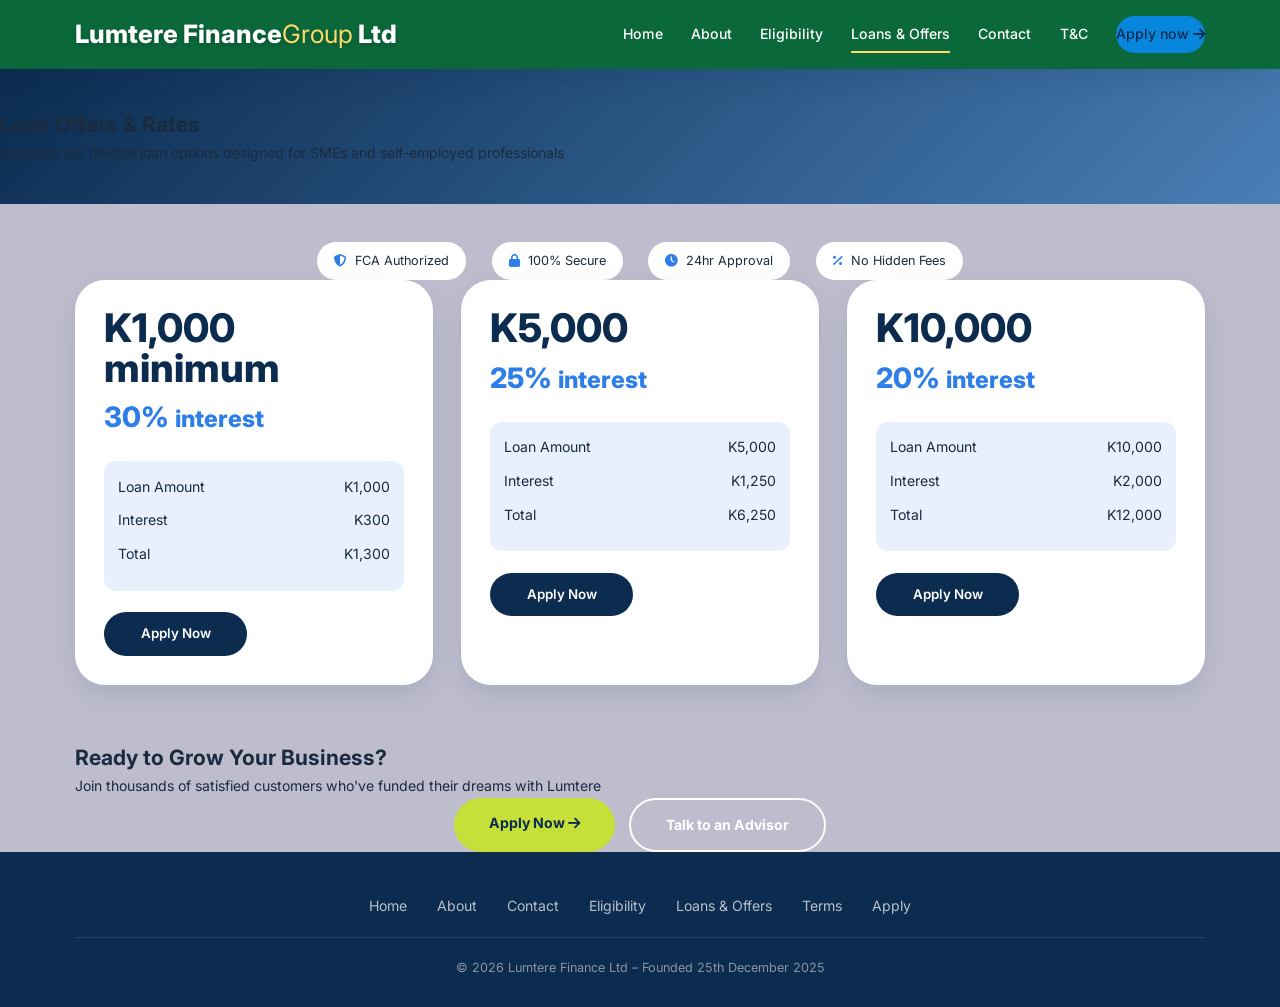
<file: offers.html>
<!DOCTYPE html>
<html lang="en">
<head>
    <meta charset="UTF-8">
    <meta name="viewport" content="width=device-width, initial-scale=1.0, maximum-scale=5.0">
    <title>Loan Offers - Lumtere Finance Group</title>
    <!-- Font Awesome -->
    <link rel="stylesheet" href="https://cdnjs.cloudflare.com/ajax/libs/font-awesome/6.4.0/css/all.min.css">
    <!-- Google Fonts -->
    <link href="https://fonts.googleapis.com/css2?family=Inter:wght@400;500;600;700;800&display=swap" rel="stylesheet">
    <!-- AOS Animation Library -->
    <link href="https://unpkg.com/aos@2.3.1/dist/aos.css" rel="stylesheet">
    <!-- CSS Files -->
    <link rel="stylesheet" href="css/main.css">
    <link rel="stylesheet" href="css/components.css">
    <link rel="stylesheet" href="css/pages.css">
    <link rel="stylesheet" href="css/responsive.css">
</head>
<body>
    <header class="navbar">
        <div class="container nav-container">
            <div class="logo">Lumtere Finance<span>Group</span> Ltd</div>
            <button class="menu-toggle" id="mobile-menu" aria-label="Toggle menu">
                <i class="fas fa-bars"></i>
            </button>
            <nav class="nav-links" id="nav-links">
                <a href="index.html">Home</a>
                <a href="about.html">About</a>
                <a href="eligibility.html">Eligibility</a>
                <a href="offers.html" class="active">Loans & Offers</a>
                <a href="contact.html">Contact</a>
                <a href="terms.html">T&C</a>
                <a href="apply.html" class="apply-nav-btn">Apply now <i class="fas fa-arrow-right"></i></a>
            </nav>
        </div>
    </header>

    <main>
        <section class="hero-section offers-hero">
            <div class="hero-content">
                <h1>Loan Offers & Rates</h1>
                <p>Compare our flexible loan options designed for SMEs and self-employed professionals</p>
            </div>
        </section>

        <section class="loan-offers-section">
            <div class="container">
                <div class="trust-badges" style="justify-content:center;">
                    <div class="trust-badge" style="background:white; color:var(--ink);"><i class="fas fa-shield-alt"></i><span>FCA Authorized</span></div>
                    <div class="trust-badge" style="background:white; color:var(--ink);"><i class="fas fa-lock"></i><span>100% Secure</span></div>
                    <div class="trust-badge" style="background:white; color:var(--ink);"><i class="fas fa-clock"></i><span>24hr Approval</span></div>
                    <div class="trust-badge" style="background:white; color:var(--ink);"><i class="fas fa-percent"></i><span>No Hidden Fees</span></div>
                </div>

                <div class="offers-grid">
                    <div class="offer-card" data-aos="fade-up">
                        <div class="offer-amount">K1,000 <span>minimum</span></div>
                        <div class="interest-rate">30% <small>interest</small></div>
                        <div class="repayment-info">
                            <div class="repayment-row"><span>Loan Amount</span><span>K1,000</span></div>
                            <div class="repayment-row"><span>Interest</span><span>K300</span></div>
                            <div class="repayment-row"><span>Total</span><span>K1,300</span></div>
                        </div>
                        <div class="card-actions">
                            <a href="apply.html" class="card-btn primary">Apply Now</a>
                        </div>
                    </div>
                    
                    <div class="offer-card" data-aos="fade-up" data-aos-delay="100">
                        <div class="offer-amount">K5,000</div>
                        <div class="interest-rate">25% <small>interest</small></div>
                        <div class="repayment-info">
                            <div class="repayment-row"><span>Loan Amount</span><span>K5,000</span></div>
                            <div class="repayment-row"><span>Interest</span><span>K1,250</span></div>
                            <div class="repayment-row"><span>Total</span><span>K6,250</span></div>
                        </div>
                        <div class="card-actions">
                            <a href="apply.html" class="card-btn primary">Apply Now</a>
                        </div>
                    </div>
                    
                    <div class="offer-card" data-aos="fade-up" data-aos-delay="200">
                        <div class="offer-amount">K10,000</div>
                        <div class="interest-rate">20% <small>interest</small></div>
                        <div class="repayment-info">
                            <div class="repayment-row"><span>Loan Amount</span><span>K10,000</span></div>
                            <div class="repayment-row"><span>Interest</span><span>K2,000</span></div>
                            <div class="repayment-row"><span>Total</span><span>K12,000</span></div>
                        </div>
                        <div class="card-actions">
                            <a href="apply.html" class="card-btn primary">Apply Now</a>
                        </div>
                    </div>
                </div>

                <div class="cta-section">
                    <h2>Ready to Grow Your Business?</h2>
                    <p>Join thousands of satisfied customers who've funded their dreams with Lumtere</p>
                    <div class="cta-buttons">
                        <a href="apply.html" class="cta-btn primary">Apply Now <i class="fas fa-arrow-right"></i></a>
                        <a href="contact.html" class="cta-btn secondary">Talk to an Advisor</a>
                    </div>
                </div>
            </div>
        </section>
    </main>

    <footer>
        <div class="container">
            <div class="footer-links">
                <a href="index.html">Home</a>
                <a href="about.html">About</a>
                <a href="contact.html">Contact</a>
                <a href="eligibility.html">Eligibility</a>
                <a href="offers.html">Loans & Offers</a>
                <a href="terms.html">Terms</a>
                <a href="apply.html">Apply</a>
            </div>
            <div class="footer-copy">
                © 2026 Lumtere Finance Ltd – Founded 25th December 2025
            </div>
        </div>
    </footer>

    <!-- Scripts -->
    <script src="js/main.js"></script>
    <script src="js/forms.js"></script>
    <script src="https://unpkg.com/aos@2.3.1/dist/aos.js"></script>
    <script>AOS.init({ duration: 800, once: true, offset: 100 });</script>
</body>
</html>
</file>
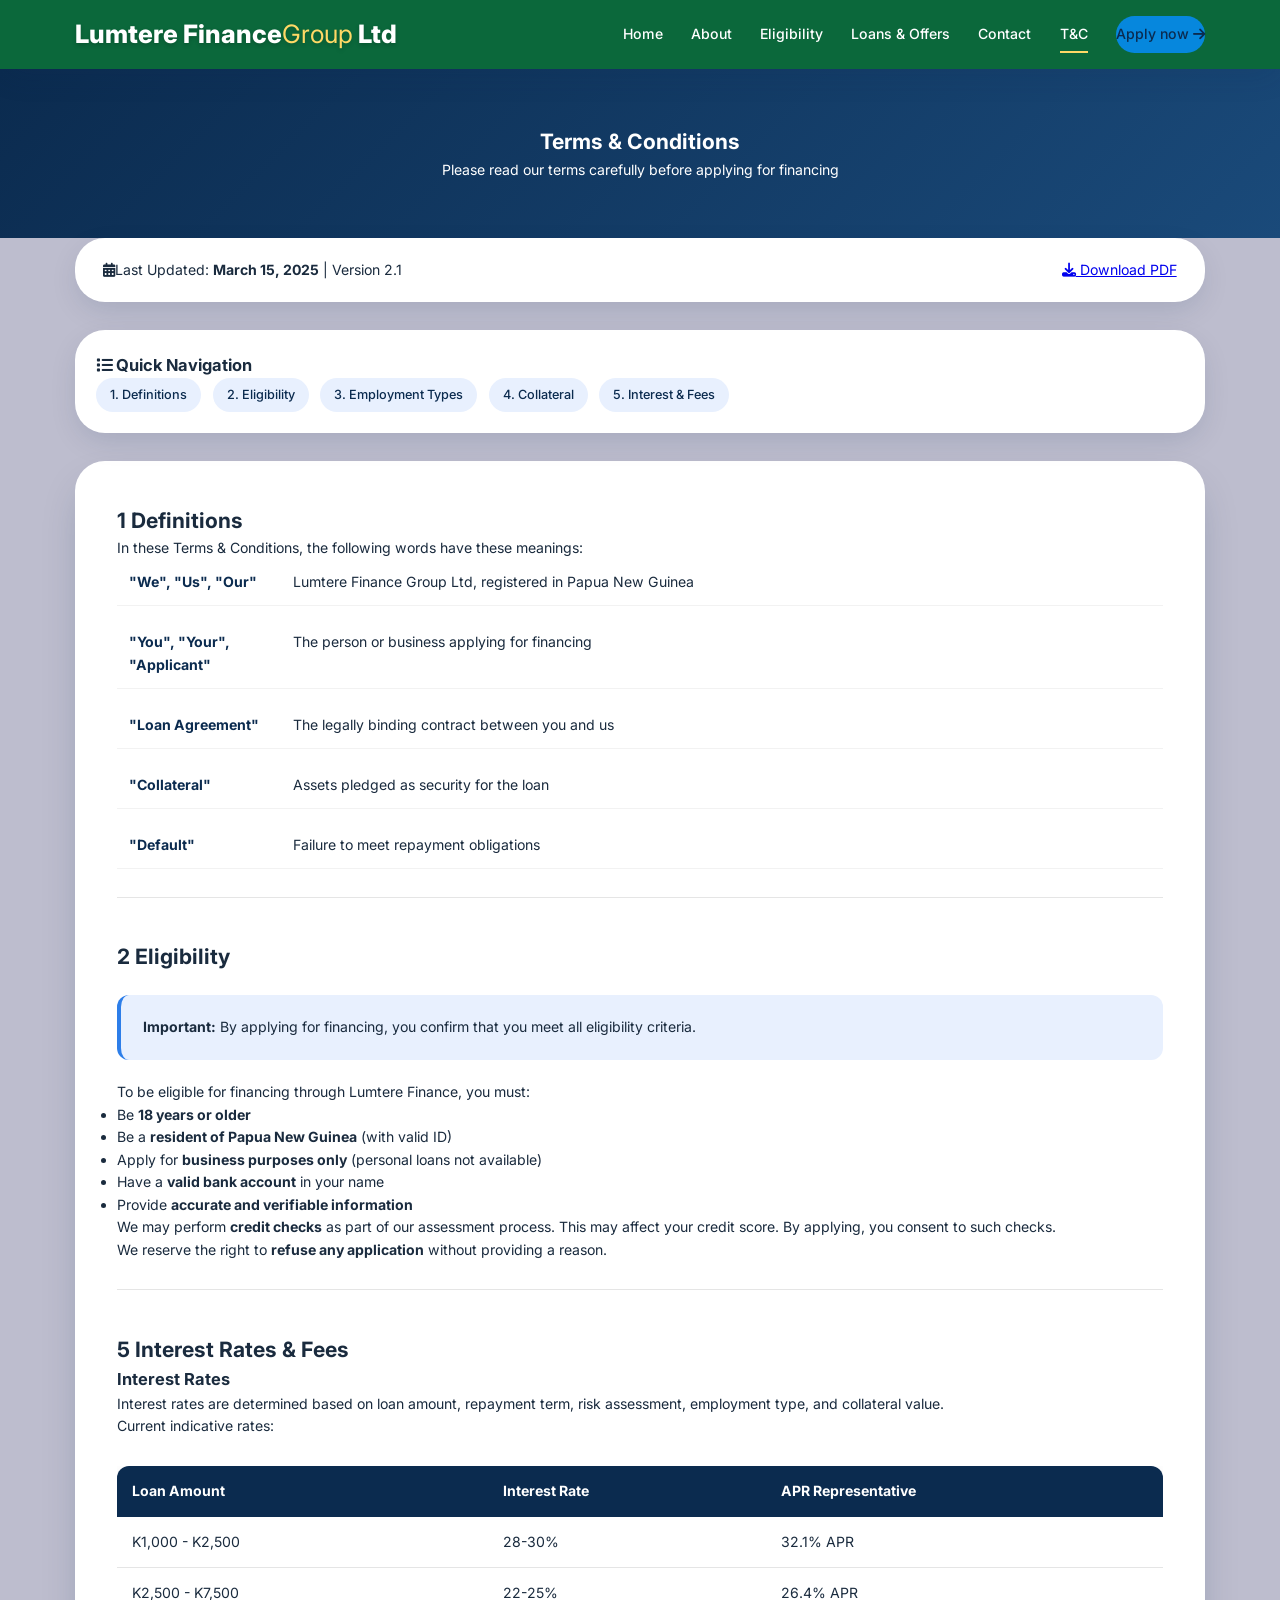
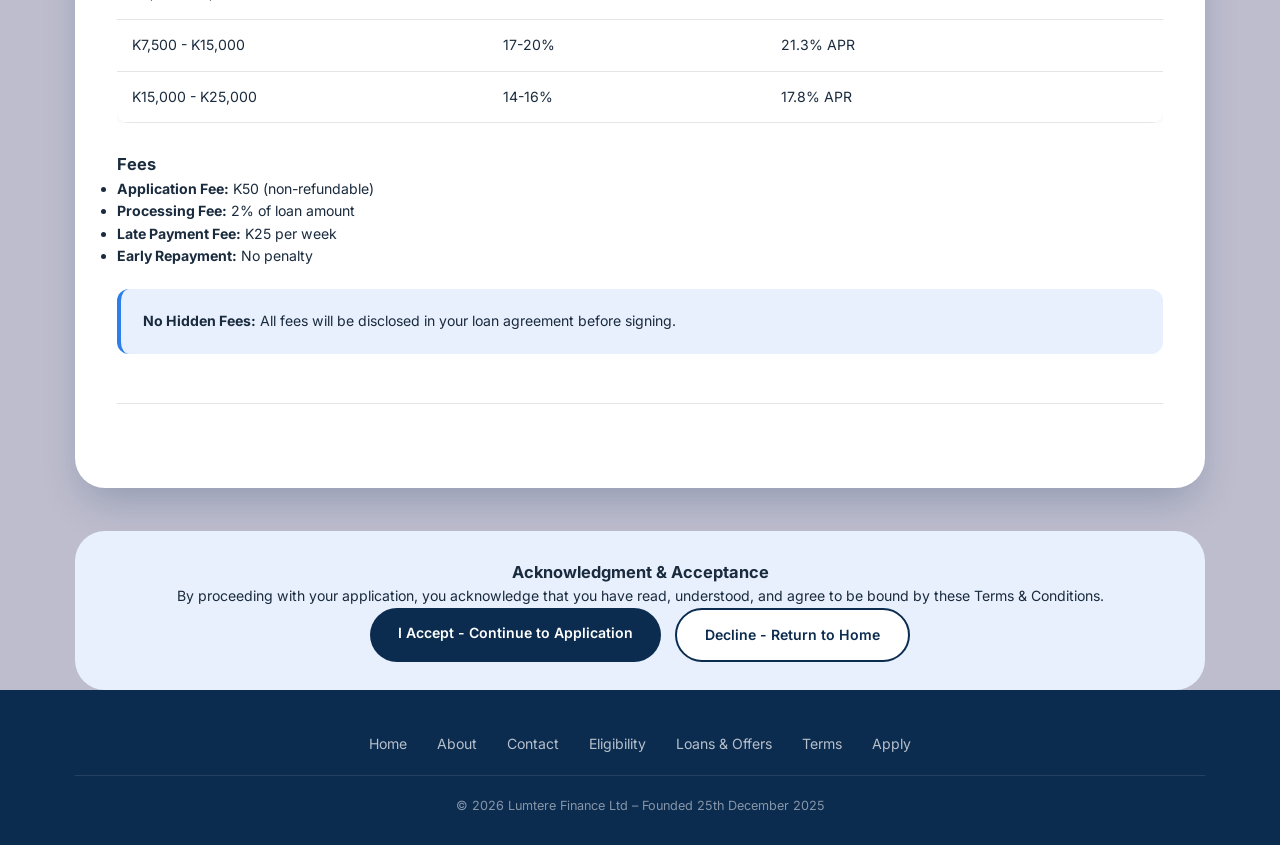
<file: terms.html>
<!DOCTYPE html>
<html lang="en">
<head>
    <meta charset="UTF-8">
    <meta name="viewport" content="width=device-width, initial-scale=1.0, maximum-scale=5.0">
    <title>Terms & Conditions - Lumtere Finance Group</title>
    <!-- Font Awesome -->
    <link rel="stylesheet" href="https://cdnjs.cloudflare.com/ajax/libs/font-awesome/6.4.0/css/all.min.css">
    <!-- Google Fonts -->
    <link href="https://fonts.googleapis.com/css2?family=Inter:wght@400;500;600;700;800&display=swap" rel="stylesheet">
    <!-- CSS Files -->
    <link rel="stylesheet" href="css/main.css">
    <link rel="stylesheet" href="css/components.css">
    <link rel="stylesheet" href="css/pages.css">
    <link rel="stylesheet" href="css/responsive.css">
</head>
<body>
    <header class="navbar">
        <div class="container nav-container">
            <div class="logo">Lumtere Finance<span>Group</span> Ltd</div>
            <button class="menu-toggle" id="mobile-menu" aria-label="Toggle menu">
                <i class="fas fa-bars"></i>
            </button>
            <nav class="nav-links" id="nav-links">
                <a href="index.html">Home</a>
                <a href="about.html">About</a>
                <a href="eligibility.html">Eligibility</a>
                <a href="offers.html">Loans & Offers</a>
                <a href="contact.html">Contact</a>
                <a href="terms.html" class="active">T&C</a>
                <a href="apply.html" class="apply-nav-btn">Apply now <i class="fas fa-arrow-right"></i></a>
            </nav>
        </div>
    </header>

    <main>
        <section class="terms-hero">
            <div class="container">
                <h1>Terms & Conditions</h1>
                <p>Please read our terms carefully before applying for financing</p>
            </div>
        </section>

        <section class="terms-section">
            <div class="container">
                <div class="last-updated">
                    <div class="date"><i class="fas fa-calendar-alt"></i><span>Last Updated: <strong>March 15, 2025</strong> | Version 2.1</span></div>
                    <a href="#" class="download-btn" onclick="window.print()"><i class="fas fa-download"></i> Download PDF</a>
                </div>

                <div class="terms-nav">
                    <h3><i class="fas fa-list"></i> Quick Navigation</h3>
                    <div class="terms-nav-links">
                        <a href="#section1" class="terms-nav-link">1. Definitions</a>
                        <a href="#section2" class="terms-nav-link">2. Eligibility</a>
                        <a href="#section3" class="terms-nav-link">3. Employment Types</a>
                        <a href="#section4" class="terms-nav-link">4. Collateral</a>
                        <a href="#section5" class="terms-nav-link">5. Interest & Fees</a>
                    </div>
                </div>

                <div class="terms-content">
                    <div id="section1" class="terms-section-block">
                        <h2><span class="section-number">1</span> Definitions</h2>
                        <p>In these Terms & Conditions, the following words have these meanings:</p>
                        <div class="definitions-list">
                            <div class="definition-item"><span class="definition-term">"We", "Us", "Our"</span><span class="definition-desc">Lumtere Finance Group Ltd, registered in Papua New Guinea</span></div>
                            <div class="definition-item"><span class="definition-term">"You", "Your", "Applicant"</span><span class="definition-desc">The person or business applying for financing</span></div>
                            <div class="definition-item"><span class="definition-term">"Loan Agreement"</span><span class="definition-desc">The legally binding contract between you and us</span></div>
                            <div class="definition-item"><span class="definition-term">"Collateral"</span><span class="definition-desc">Assets pledged as security for the loan</span></div>
                            <div class="definition-item"><span class="definition-term">"Default"</span><span class="definition-desc">Failure to meet repayment obligations</span></div>
                        </div>
                    </div>

                    <div id="section2" class="terms-section-block">
                        <h2><span class="section-number">2</span> Eligibility</h2>
                        <div class="highlight-box"><p><strong>Important:</strong> By applying for financing, you confirm that you meet all eligibility criteria.</p></div>
                        <p>To be eligible for financing through Lumtere Finance, you must:</p>
                        <ul>
                            <li>Be <strong>18 years or older</strong></li>
                            <li>Be a <strong>resident of Papua New Guinea</strong> (with valid ID)</li>
                            <li>Apply for <strong>business purposes only</strong> (personal loans not available)</li>
                            <li>Have a <strong>valid bank account</strong> in your name</li>
                            <li>Provide <strong>accurate and verifiable information</strong></li>
                        </ul>
                        <p>We may perform <strong>credit checks</strong> as part of our assessment process. This may affect your credit score. By applying, you consent to such checks.</p>
                        <p>We reserve the right to <strong>refuse any application</strong> without providing a reason.</p>
                    </div>

                    <div id="section5" class="terms-section-block">
                        <h2><span class="section-number">5</span> Interest Rates & Fees</h2>
                        <h3>Interest Rates</h3>
                        <p>Interest rates are determined based on loan amount, repayment term, risk assessment, employment type, and collateral value.</p>
                        <p>Current indicative rates:</p>
                        <div class="table-container">
                            <table>
                                <thead><tr><th>Loan Amount</th><th>Interest Rate</th><th>APR Representative</th></tr></thead>
                                <tbody>
                                    <tr><td>K1,000 - K2,500</td><td>28-30%</td><td>32.1% APR</td></tr>
                                    <tr><td>K2,500 - K7,500</td><td>22-25%</td><td>26.4% APR</td></tr>
                                    <tr><td>K7,500 - K15,000</td><td>17-20%</td><td>21.3% APR</td></tr>
                                    <tr><td>K15,000 - K25,000</td><td>14-16%</td><td>17.8% APR</td></tr>
                                </tbody>
                            </table>
                        </div>
                        <h3>Fees</h3>
                        <ul>
                            <li><strong>Application Fee:</strong> K50 (non-refundable)</li>
                            <li><strong>Processing Fee:</strong> 2% of loan amount</li>
                            <li><strong>Late Payment Fee:</strong> K25 per week</li>
                            <li><strong>Early Repayment:</strong> No penalty</li>
                        </ul>
                        <div class="highlight-box"><p><strong>No Hidden Fees:</strong> All fees will be disclosed in your loan agreement before signing.</p></div>
                    </div>
                </div>

                <div class="acceptance-section">
                    <h3>Acknowledgment & Acceptance</h3>
                    <p>By proceeding with your application, you acknowledge that you have read, understood, and agree to be bound by these Terms & Conditions.</p>
                    <div class="acceptance-buttons">
                        <a href="apply.html" class="accept-btn primary">I Accept - Continue to Application</a>
                        <a href="index.html" class="accept-btn secondary">Decline - Return to Home</a>
                    </div>
                </div>
            </div>
        </section>
    </main>

    <footer>
        <div class="container">
            <div class="footer-links">
                <a href="index.html">Home</a>
                <a href="about.html">About</a>
                <a href="contact.html">Contact</a>
                <a href="eligibility.html">Eligibility</a>
                <a href="offers.html">Loans & Offers</a>
                <a href="terms.html">Terms</a>
                <a href="apply.html">Apply</a>
            </div>
            <div class="footer-copy">
                © 2026 Lumtere Finance Ltd – Founded 25th December 2025
            </div>
        </div>
    </footer>

    <!-- Scripts -->
    <script src="js/main.js"></script>
    <script src="js/forms.js"></script>
</body>
</html>
</file>
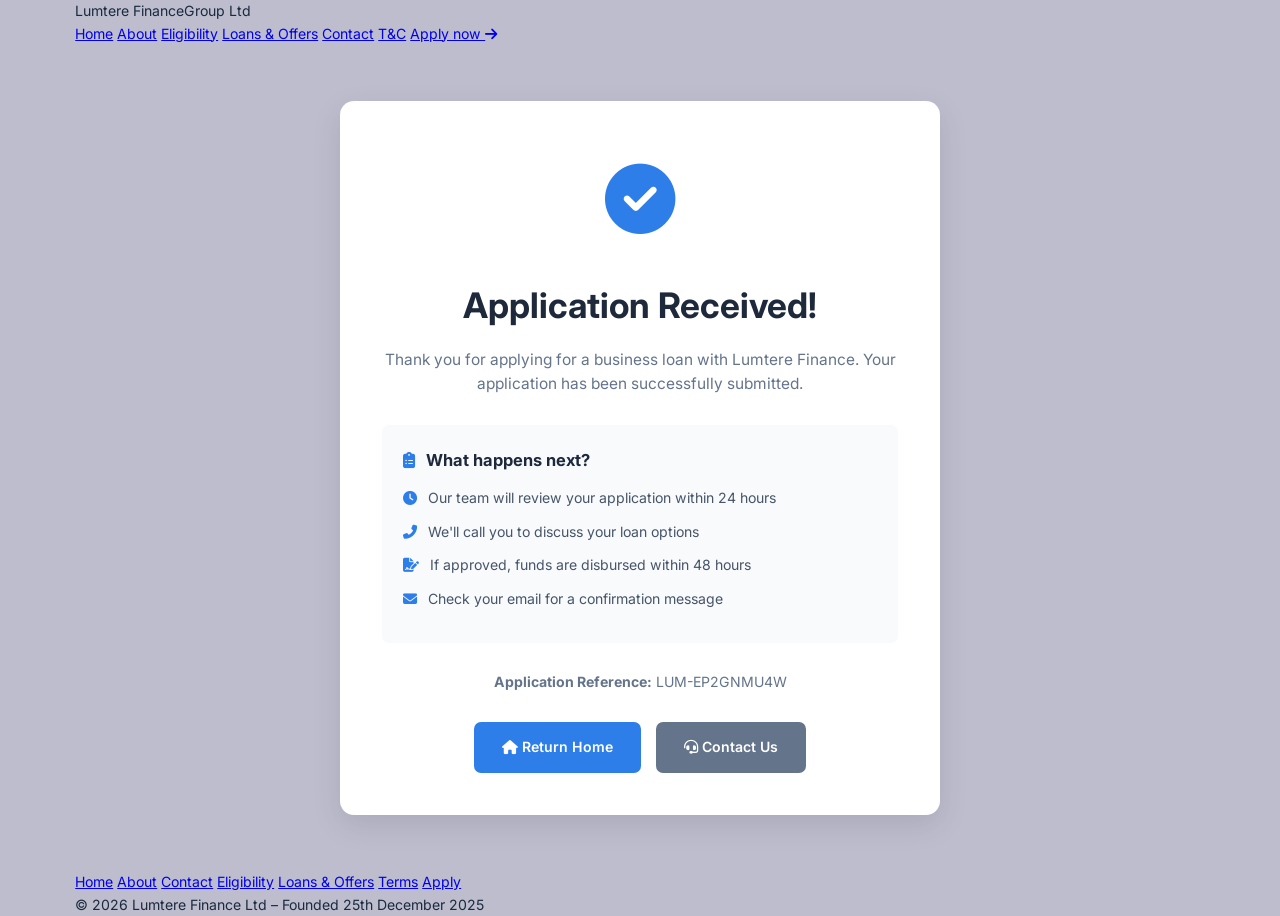
<file: thankyou.html>
<!DOCTYPE html>
<html lang="en">
<head>
    <meta charset="UTF-8">
    <meta name="viewport" content="width=device-width, initial-scale=1.0">
    <title>Thank You - Lumtere Finance</title>
    <link rel="stylesheet" href="https://cdnjs.cloudflare.com/ajax/libs/font-awesome/6.4.0/css/all.min.css">
    <link href="https://fonts.googleapis.com/css2?family=Inter:wght@400;500;600;700;800&display=swap" rel="stylesheet">
    <link rel="stylesheet" href="css/main.css">
    <style>
        .thank-you-container {
            max-width: 600px;
            margin: 4rem auto;
            text-align: center;
            padding: 3rem;
            background: white;
            border-radius: 1rem;
            box-shadow: 0 10px 30px rgba(0,0,0,0.1);
        }
        .thank-you-icon {
            font-size: 5rem;
            color: #2D7EE9;
            margin-bottom: 1.5rem;
        }
        .thank-you-title {
            font-size: 2.5rem;
            color: #1e293b;
            margin-bottom: 1rem;
        }
        .thank-you-message {
            color: #64748b;
            font-size: 1.1rem;
            line-height: 1.6;
            margin-bottom: 2rem;
        }
        .next-steps {
            text-align: left;
            background: #f8fafc;
            padding: 1.5rem;
            border-radius: 0.5rem;
            margin: 2rem 0;
        }
        .next-steps h3 {
            color: #1e293b;
            margin-bottom: 1rem;
        }
        .next-steps ul {
            list-style: none;
            padding: 0;
        }
        .next-steps li {
            margin: 0.8rem 0;
            color: #475569;
        }
        .next-steps i {
            color: #2D7EE9;
            margin-right: 0.5rem;
        }
        .thank-you-btn {
            background: #2D7EE9;
            color: white;
            padding: 1rem 2rem;
            border-radius: 0.5rem;
            text-decoration: none;
            display: inline-block;
            font-weight: 600;
            transition: all 0.3s ease;
            border: none;
            cursor: pointer;
        }
        .thank-you-btn:hover {
            background: #1a5bbf;
            transform: translateY(-2px);
        }
    </style>
</head>
<body>
    <header class="navbar">
        <div class="container nav-container">
            <div class="logo">Lumtere Finance<span>Group</span> Ltd</div>
            <nav class="nav-links">
                <a href="index.html">Home</a>
                <a href="about.html">About</a>
                <a href="eligibility.html">Eligibility</a>
                <a href="offers.html">Loans & Offers</a>
                <a href="contact.html">Contact</a>
                <a href="terms.html">T&C</a>
                <a href="apply.html" class="apply-nav-btn">Apply now <i class="fas fa-arrow-right"></i></a>
            </nav>
        </div>
    </header>

    <main>
        <div class="container">
            <div class="thank-you-container">
                <div class="thank-you-icon">
                    <i class="fas fa-check-circle"></i>
                </div>
                <h1 class="thank-you-title">Application Received!</h1>
                <p class="thank-you-message">
                    Thank you for applying for a business loan with Lumtere Finance. 
                    Your application has been successfully submitted.
                </p>
                
                <div class="next-steps">
                    <h3><i class="fas fa-clipboard-list"></i> What happens next?</h3>
                    <ul>
                        <li><i class="fas fa-clock"></i> Our team will review your application within 24 hours</li>
                        <li><i class="fas fa-phone-alt"></i> We'll call you to discuss your loan options</li>
                        <li><i class="fas fa-file-signature"></i> If approved, funds are disbursed within 48 hours</li>
                        <li><i class="fas fa-envelope"></i> Check your email for a confirmation message</li>
                    </ul>
                </div>
                
                <p style="color: #64748b; margin-bottom: 2rem;">
                    <strong>Application Reference:</strong> LUM-<span id="refNumber"></span>
                </p>
                
                <div style="display: flex; gap: 1rem; justify-content: center;">
                    <a href="index.html" class="thank-you-btn">
                        <i class="fas fa-home"></i> Return Home
                    </a>
                    <a href="contact.html" class="thank-you-btn" style="background: #64748b;">
                        <i class="fas fa-headset"></i> Contact Us
                    </a>
                </div>
            </div>
        </div>
    </main>

    <footer>
        <div class="container">
            <div class="footer-links">
                <a href="index.html">Home</a>
                <a href="about.html">About</a>
                <a href="contact.html">Contact</a>
                <a href="eligibility.html">Eligibility</a>
                <a href="offers.html">Loans & Offers</a>
                <a href="terms.html">Terms</a>
                <a href="apply.html">Apply</a>
            </div>
            <div class="footer-copy">
                © 2026 Lumtere Finance Ltd – Founded 25th December 2025
            </div>
        </div>
    </footer>

    <script>
        // Generate a random reference number
        document.getElementById('refNumber').textContent = 
            Math.random().toString(36).substr(2, 9).toUpperCase();
    </script>
</body>
</html>
</file>
<file: css/main.css>
/* ==========================================================================
   RESET & BASE - Core Styles
   ========================================================================== */
* {
    margin: 0;
    padding: 0;
    box-sizing: border-box;
}

:root {
    --bg: #f8fafd;
    --ink: #1a2b3e;
    --ink-2: #4a5a72;
    --brand: #2d7ee9;
    --brand-dark: #0b2b4f;
    --navy: #0b2b4f;
    --card: #ffffff;
    --accent-green: rgba(2, 100, 51, 0.9);
    --accent-yellow: #ffd966;
    --success: #10b981;
    --warning: #f59e0b;
    --error: #ef4444;
    --brand-light: #e8f0fe;

    --space-2xs: clamp(4px, 0.5vw, 8px);
    --space-xs: clamp(6px, 0.8vw, 12px);
    --space-sm: clamp(10px, 1.2vw, 16px);
    --space-md: clamp(16px, 2vw, 28px);
    --space-lg: clamp(24px, 3vw, 48px);
    --space-xl: clamp(40px, 5vw, 80px);

    --shadow-sm: 0 2px 20px rgba(0, 0, 0, 0.05);
    --shadow-md: 0 10px 30px -5px rgba(11, 43, 79, 0.15);
    --shadow-lg: 0 20px 40px -10px rgba(11, 43, 79, 0.25);
    --shadow-hover: 0 30px 50px -15px rgba(11, 43, 79, 0.3);
    --radius-pill: 999px;
    --radius-md: 20px;
    --radius-lg: 30px;
}

html {
    font-size: clamp(14px, 1.1vw, 18px);
    scroll-behavior: smooth;
    overflow-x: hidden;
    width: 100%;
}

body {
    font-family: 'Inter', system-ui, -apple-system, sans-serif;
    background: #bdbdce;
    color: var(--ink);
    line-height: 1.6;
    overflow-x: hidden;
    width: 100%;
    min-height: 100vh;
    display: flex;
    flex-direction: column;
}

.container {
    width: 100%;
    max-width: min(1440px, 92vw);
    margin: 0 auto;
    padding-inline: clamp(16px, 4vw, 24px);
}

/* Accessibility */
.skip-to-content {
    position: absolute;
    top: -40px;
    left: 0;
    background: var(--brand-dark);
    color: white;
    padding: 8px 16px;
    text-decoration: none;
    z-index: 1001;
}
.skip-to-content:focus {
    top: 0;
}

/* Animations */
@keyframes fadeInUp {
    from { opacity: 0; transform: translateY(30px); }
    to { opacity: 1; transform: translateY(0); }
}
@keyframes fadeIn {
    from { opacity: 0; }
    to { opacity: 1; }
}
@keyframes slideIn {
    from { opacity: 0; transform: translateY(20px); }
    to { opacity: 1; transform: translateY(0); }
}
@keyframes float {
    0%, 100% { transform: translateY(0); }
    50% { transform: translateY(-8px); }
}
@keyframes modalSlideIn {
    from { transform: translateY(-50px); opacity: 0; }
    to { transform: translateY(0); opacity: 1; }
}
</file>
<file: css/components.css>
/* ==========================================================================
   COMPONENTS - Reusable elements (buttons, cards, forms)
   ========================================================================== */

/* Buttons */
.btn {
    display: inline-flex;
    align-items: center;
    gap: 8px;
    background: var(--brand-dark);
    color: #fff;
    padding: clamp(12px, 3vw, 14px) clamp(24px, 5vw, 32px);
    border-radius: var(--radius-pill);
    font-weight: 600;
    text-decoration: none;
    transition: all 0.3s;
    border: none;
    cursor: pointer;
    font-size: clamp(0.95rem, 3vw, 1.1rem);
    box-shadow: var(--shadow-md);
    white-space: nowrap;
    position: relative;
    z-index: 20;
}
.btn:hover {
    background: #1a3f64;
    transform: translateY(-2px);
    box-shadow: var(--shadow-lg);
}
.btn i { transition: transform 0.3s ease; }
.btn:hover i { transform: translateX(4px); }

/* Cards */
.stat-card {
    background: white;
    border-radius: var(--radius-lg);
    padding: 2rem;
    text-align: center;
    box-shadow: var(--shadow-lg);
    transition: all 0.3s ease;
}
.stat-card:hover {
    transform: translateY(-10px);
    box-shadow: var(--shadow-hover);
}
.stat-number {
    font-size: 3rem;
    font-weight: 800;
    color: var(--brand-dark);
    line-height: 1;
    margin-bottom: 0.5rem;
}
.stat-label {
    color: var(--ink-2);
    font-size: 1rem;
    font-weight: 500;
}
.stat-icon {
    font-size: 2rem;
    color: var(--brand);
    margin-bottom: 1rem;
}

/* Form Elements */
.form-group {
    margin-bottom: 1.5rem;
}
.form-group label {
    display: block;
    margin-bottom: 0.5rem;
    font-weight: 600;
    color: var(--ink);
}
.form-group label i {
    color: var(--brand);
    margin-right: 0.5rem;
}
.form-group input,
.form-group select,
.form-group textarea {
    width: 100%;
    padding: 0.8rem 1rem;
    border: 2px solid rgba(45,126,233,0.1);
    border-radius: 12px;
    font-size: 1rem;
    transition: all 0.3s ease;
    background: var(--bg);
    font-family: 'Inter', sans-serif;
}
.form-group input:focus,
.form-group select:focus,
.form-group textarea:focus {
    outline: none;
    border-color: var(--brand);
    background: white;
    box-shadow: 0 0 0 4px rgba(45,126,233,0.1);
}
.form-row {
    display: grid;
    grid-template-columns: 1fr 1fr;
    gap: 1rem;
}

/* Trust Badges */
.trust-badges {
    display: flex;
    gap: var(--space-md);
    margin-top: var(--space-lg);
    flex-wrap: wrap;
}
.trust-badge {
    display: flex;
    align-items: center;
    gap: 8px;
    background: rgba(255, 255, 255, 0.1);
    backdrop-filter: blur(10px);
    padding: 8px 16px;
    border-radius: var(--radius-pill);
    color: white;
    font-size: 0.9rem;
    border: 1px solid rgba(255, 255, 255, 0.1);
}
.trust-badge i { color: var(--brand); }

/* CTA Buttons */
.cta-buttons {
    display: flex;
    gap: 1rem;
    justify-content: center;
    flex-wrap: wrap;
}
.cta-btn {
    padding: 1rem 2.5rem;
    border-radius: 50px;
    text-decoration: none;
    font-weight: 700;
    transition: all 0.3s ease;
}
.cta-btn.primary {
    background: #c7e039;
    color: var(--brand-dark);
}
.cta-btn.primary:hover {
    background: white;
    transform: translateY(-2px);
}
.cta-btn.secondary {
    background: transparent;
    color: white;
    border: 2px solid white;
}
.cta-btn.secondary:hover {
    background: white;
    color: var(--brand-dark);
}

/* Modal */
.modal {
    display: none;
    position: fixed;
    top: 0;
    left: 0;
    width: 100%;
    height: 100%;
    background: rgba(0,0,0,0.5);
    z-index: 1000;
    align-items: center;
    justify-content: center;
}
.modal.active { display: flex; }
.modal-content {
    background: white;
    border-radius: var(--radius-lg);
    padding: 3rem;
    max-width: 500px;
    text-align: center;
    animation: modalSlideIn 0.3s ease;
}
.modal-content i {
    font-size: 5rem;
    color: var(--success);
    margin-bottom: 1rem;
}
.modal-content h2 {
    color: var(--brand-dark);
    margin-bottom: 1rem;
}
.modal-btn {
    background: var(--brand-dark);
    color: white;
    border: none;
    padding: 1rem 2rem;
    border-radius: 50px;
    font-weight: 600;
    cursor: pointer;
    transition: all 0.3s ease;
}
.modal-btn:hover { background: var(--brand); }

/* Navbar */
.navbar {
    background: rgba(2, 100, 51, 0.95);
    backdrop-filter: blur(10px);
    padding-block: 16px;
    position: sticky;
    top: 0;
    z-index: 100;
    box-shadow: var(--shadow-md);
    width: 100%;
}
.nav-container {
    display: flex;
    align-items: center;
    justify-content: space-between;
    flex-wrap: wrap;
    gap: 16px;
    max-width: min(1440px, 92vw);
    margin: 0 auto;
    padding-inline: clamp(16px, 4vw, 24px);
}
.logo {
    font-weight: 800;
    font-size: clamp(1.4rem, 4vw, 1.8rem);
    color: white;
    line-height: 1.2;
    text-shadow: 0 2px 4px rgba(0,0,0,0.2);
}
.logo span { color: #ffd966; font-weight: 400; }
.menu-toggle {
    display: none;
    font-size: 1.8rem;
    cursor: pointer;
    color: white;
    transition: color 0.3s ease;
    z-index: 101;
}
.nav-links {
    display: flex;
    gap: clamp(1rem, 3vw, 2rem);
    flex-wrap: wrap;
    align-items: center;
}
.nav-links a {
    text-decoration: none;
    color: white;
    font-weight: 500;
    transition: all 0.2s;
    font-size: clamp(0.9rem, 2.2vw, 1rem);
    white-space: nowrap;
    padding: 0.5rem 0;
    position: relative;
}
.nav-links a::after {
    content: '';
    position: absolute;
    bottom: 0;
    left: 0;
    width: 0;
    height: 2px;
    background: #ffd966;
    transition: width 0.3s ease;
}
.nav-links a:hover::after,
.nav-links a.active::after { width: 100%; }
.apply-nav-btn {
    background: #0687dd;
    color: var(--brand-dark) !important;
    padding: clamp(8px, 2vw, 10px) clamp(16px, 3vw, 24px);
    border-radius: var(--radius-pill);
    font-weight: 700;
}
.apply-nav-btn:hover {
    background: white;
    transform: translateY(-2px);
}
.apply-nav-btn::after { display: none; }
</file>
<file: css/pages.css>
/* ==========================================================================
   PAGE-SPECIFIC STYLES - FOR ALL PAGES
   ========================================================================== */

/* ========== HOME PAGE ========== */
.hero-section {
    position: relative;
    overflow: hidden;
    min-height: 100vh;
    display: flex;
    align-items: center;
}
.rotating-bg {
    position: absolute;
    top: 0;
    left: 0;
    width: 100%;
    height: 100%;
    z-index: 0;
}
.bg-slide {
    position: absolute;
    top: 0;
    left: 0;
    width: 100%;
    height: 100%;
    background-size: cover;
    background-position: center;
    opacity: 0;
    transition: opacity 1.5s ease-in-out;
    z-index: 1;
}
.bg-slide.active { opacity: 1; z-index: 2; }
.overlay {
    position: absolute;
    top: 0;
    left: 0;
    width: 100%;
    height: 100%;
    background: linear-gradient(135deg, rgba(11, 43, 79, 0.7) 0%, rgba(45, 126, 233, 0.5) 100%);
    z-index: 3;
    pointer-events: none;
}
.hero {
    display: grid;
    grid-template-columns: 1fr 1fr;
    gap: var(--space-lg);
    align-items: center;
    position: relative;
    z-index: 10;
}
.hero-text {
    max-width: 100%;
    position: relative;
    color: white;
}
.hero-text h1 {
    font-size: clamp(2.2rem, 5vw, 3.8rem);
    font-weight: 800;
    line-height: 1.1;
    margin-bottom: 1.5rem;
    color: white;
    text-shadow: 0 2px 10px rgba(0, 0, 0, 0.5);
}
.hero-text p {
    font-size: clamp(1rem, 1.8vw, 1.2rem);
    color: rgba(255, 255, 255, 0.9);
    margin-bottom: 2rem;
    max-width: 45ch;
    background: rgba(0, 0, 0, 0.3);
    padding: 0.5rem 1rem;
    border-radius: 8px;
    backdrop-filter: blur(4px);
    display: inline-block;
}
.highlight {
    color: var(--brand);
    position: relative;
    display: inline-block;
}
.highlight::after {
    content: '';
    position: absolute;
    bottom: 5px;
    left: 0;
    width: 100%;
    height: 8px;
    background: color-mix(in srgb, var(--brand) 20%, transparent);
    z-index: -1;
}
.rotating-content {
    position: relative;
    min-height: 200px;
    margin-bottom: 1rem;
}
.text-slide {
    position: absolute;
    top: 0;
    left: 0;
    width: 100%;
    opacity: 0;
    transition: opacity 0.5s ease-in-out;
    pointer-events: none;
}
.text-slide.active {
    opacity: 1;
    position: relative;
    pointer-events: auto;
    animation: slideIn 0.8s ease forwards;
}

/* Hero Image Container */
.hero-image-container {
    --heroSize: clamp(300px, 42vw, 520px);
    position: relative;
    width: var(--heroSize);
    height: var(--heroSize);
    margin: 0 auto;
    display: block;
    z-index: 15;
}
.outer-semi-circle {
    position: absolute;
    inset: auto 0 auto auto;
    width: 100%;
    height: 100%;
    border-radius: 0 0 0 100%;
    background: linear-gradient(135deg, rgba(45,126,233,0.08) 0%, rgba(11,43,79,0.03) 100%);
    border: 2px dashed rgba(57, 61, 65, 0.966);
    z-index: 1;
    pointer-events: none;
}
.main-semi-circle {
    position: absolute;
    inset: 0 0 auto auto;
    width: 92%;
    height: 92%;
    overflow: hidden;
    border-radius: 0 0 0 100%;
    box-shadow: -25px 25px 45px rgba(0,0,0,0.18);
    z-index: 2;
    border: 4px solid #575353;
    background: #e9eef6;
    transition: all 0.3s ease;
}
.main-semi-circle:hover { transform: scale(1.02); }
.main-semi-circle-inner {
    position: relative;
    width: 100%;
    height: 100%;
}
.main-semi-circle-image {
    width: 100%;
    height: 100%;
    object-fit: cover;
    display: block;
}
.image-overlay {
    position: absolute;
    inset: 0;
    background: linear-gradient(135deg, rgba(11,43,79,0.22) 0%, rgba(45,126,233,0.12) 100%);
    pointer-events: none;
    mix-blend-mode: multiply;
}
.feature-cards {
    position: absolute;
    top: 0;
    left: 0;
    width: 100%;
    height: 100%;
    z-index: 10;
}
.feature-card {
    position: absolute;
    background: rgba(255,255,255,0.95);
    padding: 12px 24px;
    border-radius: var(--radius-pill);
    display: flex;
    align-items: center;
    gap: 12px;
    box-shadow: 0 10px 25px -8px rgba(0,0,0,0.15);
    font-weight: 600;
    color: var(--brand-dark);
    border: 1px solid rgba(45,126,233,0.2);
    font-size: 0.95rem;
    white-space: nowrap;
    backdrop-filter: blur(5px);
    transition: transform 0.3s ease;
    animation: float 3s ease-in-out infinite;
}
.feature-card:hover {
    transform: scale(1.05) translateY(-5px);
    box-shadow: 0 15px 30px -8px rgba(0,0,0,0.2);
}
.feature-card i {
    color: var(--brand);
    font-size: 1.2rem;
    width: 24px;
    text-align: center;
}
.feature-1 { top: 8%; left: -15%; animation-delay: 0s; }
.feature-2 { top: 15%; right: -12%; animation-delay: 0.5s; }
.feature-3 { top: 40%; left: -10%; animation-delay: 1s; }
.feature-4 { bottom: 25%; right: -8%; animation-delay: 1.5s; }

/* ========== ABOUT PAGE ========== */
.about-hero {
    background: linear-gradient(135deg, var(--brand-dark) 0%, #1a4a7a 100%);
    padding: 5rem 0;
    color: white;
    text-align: center;
    position: relative;
    overflow: hidden;
}
.stats-grid {
    display: grid;
    grid-template-columns: repeat(auto-fit, minmax(200px, 1fr));
    gap: 2rem;
    margin-top: -3rem;
    margin-bottom: 4rem;
    position: relative;
    z-index: 20;
}
.mission-vision-grid {
    display: grid;
    grid-template-columns: 1fr 1fr;
    gap: 2rem;
    margin-bottom: 4rem;
}
.mission-card, .vision-card {
    background: white;
    border-radius: var(--radius-lg);
    padding: 3rem;
    box-shadow: var(--shadow-lg);
    position: relative;
    overflow: hidden;
}
.values-grid {
    display: grid;
    grid-template-columns: repeat(auto-fit, minmax(250px, 1fr));
    gap: 2rem;
}
.team-grid {
    display: grid;
    grid-template-columns: repeat(auto-fit, minmax(280px, 1fr));
    gap: 2rem;
}
.story-section {
    background: white;
    border-radius: var(--radius-lg);
    padding: 3rem;
    margin-bottom: 4rem;
    box-shadow: var(--shadow-lg);
}
.story-content {
    display: grid;
    grid-template-columns: 1fr 1fr;
    gap: 3rem;
    align-items: center;
}
.story-highlight {
    background: var(--brand-light);
    padding: 2rem;
    border-radius: var(--radius-md);
    border-left: 4px solid var(--brand);
}
.team-card {
    background: white;
    border-radius: var(--radius-lg);
    overflow: hidden;
    box-shadow: var(--shadow-md);
    transition: all 0.3s ease;
}
.team-card:hover {
    transform: translateY(-10px);
    box-shadow: var(--shadow-hover);
}
.team-image {
    height: 300px;
    background: linear-gradient(135deg, var(--brand-light), var(--brand-dark));
    display: flex;
    align-items: center;
    justify-content: center;
}
.team-image i {
    font-size: 8rem;
    color: white;
    opacity: 0.8;
}
.team-info {
    padding: 1.5rem;
    text-align: center;
}

/* ========== ELIGIBILITY PAGE ========== */
.eligibility-hero {
    background: linear-gradient(135deg, var(--brand-dark) 0%, #1a4a7a 100%);
    padding: 4rem 0;
    color: white;
    text-align: center;
}
.quick-check-banner {
    background: white;
    border-radius: var(--radius-lg);
    padding: 2rem;
    margin-bottom: 3rem;
    box-shadow: var(--shadow-lg);
    display: flex;
    align-items: center;
    justify-content: space-between;
    flex-wrap: wrap;
    gap: 2rem;
}
.eligibility-checker-tool {
    background: white;
    border-radius: var(--radius-lg);
    padding: 3rem;
    margin-bottom: 3rem;
    box-shadow: var(--shadow-lg);
}
.step-indicator {
    display: flex;
    justify-content: center;
    gap: 1rem;
    margin: 2rem 0;
}
.step-dot {
    width: 10px;
    height: 10px;
    background: var(--brand-light);
    border-radius: 50%;
    transition: all 0.3s ease;
}
.step-dot.active {
    width: 30px;
    background: var(--brand);
    border-radius: 10px;
}
.radio-group {
    display: flex;
    gap: 2rem;
    flex-wrap: wrap;
}
.radio-option {
    display: flex;
    align-items: center;
    gap: 0.5rem;
    cursor: pointer;
}
.step-buttons {
    display: flex;
    justify-content: space-between;
    gap: 1rem;
    margin-top: 2rem;
}
.step-btn {
    padding: 1rem 2rem;
    border: none;
    border-radius: 50px;
    font-weight: 600;
    cursor: pointer;
    transition: all 0.3s ease;
    display: inline-flex;
    align-items: center;
    gap: 0.5rem;
}
.step-btn.next {
    background: var(--brand-dark);
    color: white;
}
.step-btn.prev {
    background: var(--brand-light);
    color: var(--brand-dark);
}
.results-panel {
    background: white;
    border-radius: var(--radius-lg);
    padding: 2rem;
    margin-top: 2rem;
    border: 2px solid var(--success);
    display: none;
}
.results-panel.show { display: block; }

/* ========== CONTACT PAGE ========== */
.contact-hero {
    background: linear-gradient(135deg, var(--brand-dark) 0%, #1a4a7a 100%);
    padding: 4rem 0;
    color: white;
    text-align: center;
}
.quick-contact-grid {
    display: grid;
    grid-template-columns: repeat(auto-fit, minmax(250px, 1fr));
    gap: 2rem;
    margin-bottom: 4rem;
    margin-top: -3rem;
    position: relative;
    z-index: 20;
}
.quick-card {
    background: white;
    border-radius: var(--radius-lg);
    padding: 2rem;
    text-align: center;
    box-shadow: var(--shadow-lg);
    transition: all 0.3s ease;
}
.quick-card:hover {
    transform: translateY(-10px);
    box-shadow: var(--shadow-hover);
}
.contact-grid {
    display: grid;
    grid-template-columns: 1fr 1fr;
    gap: 2rem;
    margin-bottom: 3rem;
}
.contact-info-card, .contact-form-card {
    background: white;
    border-radius: var(--radius-lg);
    padding: 2.5rem;
    box-shadow: var(--shadow-lg);
}
.info-item {
    display: flex;
    gap: 1rem;
    margin-bottom: 1.5rem;
    padding-bottom: 1.5rem;
    border-bottom: 1px solid rgba(0,0,0,0.05);
}
.info-icon {
    width: 50px;
    height: 50px;
    background: var(--brand-light);
    border-radius: 50%;
    display: flex;
    align-items: center;
    justify-content: center;
    color: var(--brand);
    font-size: 1.3rem;
    flex-shrink: 0;
}
.hours-card {
    background: var(--brand-light);
    border-radius: 16px;
    padding: 1.5rem;
    margin-top: 2rem;
}
.map-section {
    margin: 3rem 0;
    border-radius: var(--radius-lg);
    overflow: hidden;
    box-shadow: var(--shadow-lg);
    position: relative;
}
.map-container {
    width: 100%;
    height: 400px;
    position: relative;
}
.map-container iframe {
    width: 100%;
    height: 100%;
    border: 0;
}
.map-overlay {
    position: absolute;
    bottom: 20px;
    right: 20px;
    background: white;
    padding: 1rem 1.5rem;
    border-radius: 50px;
    box-shadow: var(--shadow-md);
    display: flex;
    align-items: center;
    gap: 0.8rem;
}
.submit-btn {
    background: linear-gradient(135deg, var(--brand-dark) 0%, #1a4a7a 100%);
    color: white;
    border: none;
    padding: 1.2rem;
    border-radius: 50px;
    font-weight: 700;
    font-size: 1.1rem;
    cursor: pointer;
    transition: all 0.3s ease;
    width: 100%;
    display: flex;
    align-items: center;
    justify-content: center;
    gap: 0.8rem;
}
.submit-btn:hover {
    transform: translateY(-2px);
    box-shadow: var(--shadow-hover);
}

/* ========== TERMS PAGE ========== */
.terms-hero {
    background: linear-gradient(135deg, var(--brand-dark) 0%, #1a4a7a 100%);
    padding: 4rem 0;
    color: white;
    text-align: center;
}
.terms-content {
    background: white;
    border-radius: var(--radius-lg);
    padding: 3rem;
    box-shadow: var(--shadow-lg);
}
.terms-section-block {
    margin-bottom: 3rem;
    padding-bottom: 2rem;
    border-bottom: 1px solid rgba(0,0,0,0.1);
}
.definitions-list {
    display: grid;
    grid-template-columns: 1fr;
    gap: 1rem;
}
.definition-item {
    display: grid;
    grid-template-columns: 150px 1fr;
    gap: 1rem;
    padding: 0.8rem;
    border-bottom: 1px solid rgba(0,0,0,0.05);
}
.definition-term {
    font-weight: 700;
    color: var(--brand-dark);
}
.highlight-box {
    background: var(--brand-light);
    border-left: 4px solid var(--brand);
    padding: 1.5rem;
    border-radius: 12px;
    margin: 1.5rem 0;
}
.table-container {
    overflow-x: auto;
    margin: 2rem 0;
}
table {
    width: 100%;
    border-collapse: collapse;
    background: white;
    border-radius: 12px;
    overflow: hidden;
    box-shadow: var(--shadow-sm);
}
th {
    background: var(--brand-dark);
    color: white;
    padding: 1rem;
    text-align: left;
}
td {
    padding: 1rem;
    border-bottom: 1px solid rgba(0,0,0,0.1);
}
.acceptance-section {
    margin-top: 3rem;
    padding: 2rem;
    background: var(--brand-light);
    border-radius: var(--radius-lg);
    text-align: center;
}
.acceptance-buttons {
    display: flex;
    gap: 1rem;
    justify-content: center;
    flex-wrap: wrap;
}
.accept-btn {
    padding: 1rem 2rem;
    border-radius: 50px;
    text-decoration: none;
    font-weight: 600;
    transition: all 0.3s ease;
}
.accept-btn.primary {
    background: var(--brand-dark);
    color: white;
}
.accept-btn.secondary {
    background: white;
    color: var(--brand-dark);
    border: 2px solid var(--brand-dark);
}
.last-updated {
    background: white;
    border-radius: var(--radius-lg);
    padding: 1.5rem 2rem;
    margin-bottom: 2rem;
    box-shadow: var(--shadow-md);
    display: flex;
    justify-content: space-between;
    align-items: center;
    flex-wrap: wrap;
    gap: 1rem;
}
.terms-nav {
    background: white;
    border-radius: var(--radius-lg);
    padding: 1.5rem;
    margin-bottom: 2rem;
    box-shadow: var(--shadow-md);
    position: sticky;
    top: 100px;
    z-index: 50;
}
.terms-nav-links {
    display: flex;
    flex-wrap: wrap;
    gap: 0.8rem;
}
.terms-nav-link {
    padding: 0.5rem 1rem;
    background: var(--brand-light);
    border-radius: 50px;
    text-decoration: none;
    color: var(--brand-dark);
    font-size: 0.9rem;
    font-weight: 500;
    transition: all 0.3s ease;
}
.terms-nav-link:hover {
    background: var(--brand-dark);
    color: white;
}

/* ========== APPLY PAGE ========== */
.apply-hero {
    background: linear-gradient(135deg, var(--brand-dark) 0%, #1a4a7a 100%);
    padding: 3rem 0;
    color: white;
    text-align: center;
}
.progress-bar {
    max-width: 600px;
    margin: 2rem auto 0;
    background: rgba(255,255,255,0.2);
    height: 8px;
    border-radius: 10px;
    position: relative;
}
.progress-fill {
    width: 33%;
    height: 100%;
    background: #ffd966;
    border-radius: 10px;
    position: relative;
    transition: width 0.3s ease;
}
.progress-steps {
    display: flex;
    justify-content: space-between;
    max-width: 600px;
    margin: 0.5rem auto 0;
    color: rgba(255,255,255,0.8);
    font-size: 0.9rem;
}
.progress-steps span.active {
    color: #ffd966;
    font-weight: 600;
}
.apply-container {
    max-width: 1200px;
    margin: -2rem auto 4rem;
    padding: 0 1.5rem;
    position: relative;
    z-index: 10;
}
.apply-grid {
    display: grid;
    grid-template-columns: 2fr 1fr;
    gap: 2rem;
}
.application-form {
    background: white;
    border-radius: var(--radius-lg);
    padding: 2.5rem;
    box-shadow: var(--shadow-lg);
}
.form-section {
    margin-bottom: 2.5rem;
    padding-bottom: 2rem;
    border-bottom: 1px solid rgba(0,0,0,0.1);
}
.form-section h2 {
    font-size: 1.5rem;
    color: var(--brand-dark);
    margin-bottom: 1.5rem;
    display: flex;
    align-items: center;
    gap: 0.8rem;
}
.loan-selection {
    background: var(--brand-light);
    border-radius: 16px;
    padding: 1.5rem;
    margin-bottom: 2rem;
}
.loan-amount-slider {
    margin: 2rem 0;
}
.slider-value {
    display: flex;
    justify-content: space-between;
    align-items: center;
    margin-bottom: 1rem;
}
.slider-value span:last-child {
    font-size: 2rem;
    font-weight: 800;
    color: var(--brand-dark);
}
input[type=range] {
    width: 100%;
    height: 8px;
    background: linear-gradient(90deg, var(--brand) 0%, var(--brand-dark) 100%);
    border-radius: 10px;
    -webkit-appearance: none;
}
input[type=range]::-webkit-slider-thumb {
    -webkit-appearance: none;
    width: 24px;
    height: 24px;
    background: white;
    border-radius: 50%;
    box-shadow: 0 4px 10px rgba(0,0,0,0.2);
    border: 2px solid var(--brand-dark);
    cursor: pointer;
    transition: all 0.2s ease;
}
.loan-terms {
    display: flex;
    gap: 1rem;
    margin-top: 1.5rem;
}
.term-option {
    flex: 1;
    text-align: center;
    padding: 1rem;
    border: 2px solid rgba(45,126,233,0.2);
    border-radius: 12px;
    cursor: pointer;
    transition: all 0.3s ease;
}
.term-option.selected {
    border-color: var(--brand);
    background: var(--brand-light);
}
.term-option .months {
    font-weight: 700;
    color: var(--brand-dark);
    font-size: 1.2rem;
}
.file-upload {
    border: 2px dashed rgba(45,126,233,0.3);
    border-radius: 16px;
    padding: 2rem;
    text-align: center;
    cursor: pointer;
    transition: all 0.3s ease;
}
.file-upload:hover {
    border-color: var(--brand);
    background: var(--brand-light);
}
.file-upload i {
    font-size: 3rem;
    color: var(--brand);
    margin-bottom: 1rem;
}
.file-list {
    margin-top: 1rem;
    display: none;
}
.file-item {
    background: var(--brand-light);
    padding: 0.8rem;
    border-radius: 8px;
    display: flex;
    align-items: center;
    justify-content: space-between;
    margin-bottom: 0.5rem;
}
.summary-card {
    background: white;
    border-radius: var(--radius-lg);
    padding: 2rem;
    box-shadow: var(--shadow-lg);
    margin-bottom: 2rem;
}
.summary-item {
    display: flex;
    justify-content: space-between;
    margin-bottom: 1rem;
    padding-bottom: 1rem;
    border-bottom: 1px solid rgba(0,0,0,0.05);
}
.summary-total {
    font-size: 1.5rem;
    color: var(--brand-dark);
    font-weight: 800;
    text-align: center;
    margin: 1.5rem 0;
    padding: 1rem;
    background: var(--brand-light);
    border-radius: 12px;
}
.help-card {
    background: linear-gradient(135deg, var(--brand-dark) 0%, #1a4a7a 100%);
    border-radius: var(--radius-lg);
    padding: 2rem;
    color: white;
}
.help-card .phone {
    font-size: 1.5rem;
    font-weight: 700;
    margin-bottom: 0.5rem;
}
.checkbox-group {
    display: flex;
    align-items: center;
    gap: 0.8rem;
    margin: 1.5rem 0;
}
.checkbox-group input[type="checkbox"] {
    width: 20px;
    height: 20px;
    cursor: pointer;
}

/* ========== OFFERS PAGE ========== */
.offers-hero {
    min-height: 15vh;
    background: linear-gradient(135deg, var(--brand-dark) 0%, #497fb6 100%);
}
.filter-tabs {
    display: flex;
    justify-content: center;
    gap: 0.8rem;
    margin-bottom: 3rem;
    flex-wrap: wrap;
}
.filter-btn {
    background: white;
    border: 1px solid rgba(45,126,233,0.2);
    padding: 0.8rem 2rem;
    border-radius: 50px;
    font-weight: 600;
    color: var(--ink-2);
    cursor: pointer;
    transition: all 0.3s ease;
    font-size: 0.95rem;
    box-shadow: var(--shadow-sm);
}
.filter-btn:hover,
.filter-btn.active {
    background: var(--brand-dark);
    color: white;
    border-color: var(--brand-dark);
    transform: translateY(-2px);
    box-shadow: var(--shadow-md);
}
.offers-grid {
    display: grid;
    grid-template-columns: repeat(auto-fit, minmax(320px, 1fr));
    gap: 2rem;
    margin-bottom: 4rem;
}
.offer-card {
    background: white;
    border-radius: var(--radius-lg);
    padding: 2rem;
    box-shadow: var(--shadow-md);
    transition: all 0.3s ease;
    position: relative;
    overflow: hidden;
    border: 1px solid rgba(255,255,255,0.1);
}
.offer-card:hover {
    transform: translateY(-8px);
    box-shadow: var(--shadow-hover);
}
.offer-amount {
    font-size: 2.8rem;
    font-weight: 800;
    color: var(--brand-dark);
    margin-bottom: 0.5rem;
    line-height: 1;
}
.interest-rate {
    font-size: 2rem;
    font-weight: 800;
    color: var(--brand);
    margin-bottom: 1rem;
}
.repayment-info {
    background: var(--brand-light);
    border-radius: 12px;
    padding: 1rem;
    margin: 1.5rem 0;
}
.repayment-row {
    display: flex;
    justify-content: space-between;
    margin-bottom: 0.8rem;
}
.card-actions {
    display: grid;
    grid-template-columns: 1fr 1fr;
    gap: 1rem;
    margin-top: 1.5rem;
}
.card-btn {
    padding: 0.8rem;
    border-radius: 50px;
    font-weight: 600;
    text-decoration: none;
    text-align: center;
    transition: all 0.3s ease;
    font-size: 0.95rem;
}
.card-btn.primary {
    background: var(--brand-dark);
    color: white;
}
.featured-banner {
    background: linear-gradient(135deg, var(--brand) 0%, var(--brand-dark) 100%);
    border-radius: var(--radius-lg);
    padding: 2rem;
    margin-bottom: 3rem;
    color: white;
    display: grid;
    grid-template-columns: 1fr auto;
    align-items: center;
    gap: 2rem;
    box-shadow: var(--shadow-lg);
}
.quick-compare {
    background: white;
    border-radius: var(--radius-lg);
    padding: 3rem;
    margin: 4rem 0;
    box-shadow: var(--shadow-lg);
}
.compare-grid {
    display: grid;
    grid-template-columns: repeat(auto-fit, minmax(250px, 1fr));
    gap: 1.5rem;
}
.compare-item {
    text-align: center;
    padding: 1.5rem;
    border-radius: var(--radius-md);
    background: var(--brand-light);
    transition: all 0.3s ease;
}
.compare-amount {
    font-size: 1.8rem;
    font-weight: 800;
    color: var(--brand-dark);
    margin-bottom: 0.5rem;
}
.compare-rate {
    font-size: 2.2rem;
    font-weight: 800;
    color: var(--brand);
    margin-bottom: 1rem;
}

/* ========== FOOTER ========== */
footer {
    background: var(--brand-dark);
    color: white;
    padding: 3rem 0 2rem;
    margin-top: auto;
}
.footer-links {
    display: flex;
    gap: clamp(20px, 4vw, 30px);
    justify-content: center;
    margin-bottom: 20px;
    flex-wrap: wrap;
}
.footer-links a {
    color: rgba(255,255,255,0.7);
    text-decoration: none;
    transition: color 0.2s;
}
.footer-links a:hover { color: #ffd966; }
.footer-copy {
    text-align: center;
    font-size: 0.9rem;
    padding: 20px 15px 0;
    border-top: 1px solid rgba(255,255,255,0.1);
    color: rgba(255,255,255,0.5);
}
</file>
<file: css/responsive.css>
/* ==========================================================================
   RESPONSIVE DESIGN - Media Queries
   ========================================================================== */

/* Tablet Styles */
@media (max-width: 899px) {
    .hero { grid-template-columns: 1fr; text-align: center; }
    .hero-text p { margin-left: auto; margin-right: auto; }
    .hero-image-container { --heroSize: clamp(280px, 50vw, 400px); }
    .feature-card { display: none; }
    .trust-badges { justify-content: center; }
    .mission-vision-grid { grid-template-columns: 1fr; }
    .story-content { grid-template-columns: 1fr; gap: 2rem; }
    .contact-grid { grid-template-columns: 1fr; }
    .form-row { grid-template-columns: 1fr; }
    .apply-grid { grid-template-columns: 1fr; }
}

/* Mobile Menu & Tablet */
@media (max-width: 768px) {
    .menu-toggle { display: block; }
    .nav-links {
        position: fixed;
        top: 80px;
        left: -100%;
        width: 85%;
        max-width: 320px;
        height: calc(100vh - 80px);
        background: var(--brand-dark);
        flex-direction: column;
        align-items: flex-start;
        padding: 2rem;
        transition: left 0.3s ease;
        z-index: 99;
    }
    .nav-links.active { left: 0; }
    .nav-links a { width: 100%; padding: 1rem 0; }
    
    /* Mobile menu apply button */
    .apply-nav-btn {
        margin: 1rem 1.5rem !important;
        width: calc(100% - 3rem) !important;
        justify-content: center;
    }
    
    .hero {
        display: grid;
        grid-template-columns: 0.9fr 1.1fr !important;
        gap: 0.5rem;
        padding: 0.5rem 0;
        min-height: auto;
    }
    .hero-text { text-align: left; padding-right: 0.5rem; }
    .hero-text h1 { font-size: clamp(1.3rem, 4.5vw, 1.8rem); margin-bottom: 0.8rem; }
    .hero-text p {
        font-size: clamp(0.85rem, 2.8vw, 1rem);
        margin-bottom: 1.2rem;
        padding: 0.5rem 0.8rem;
        background: rgba(0, 0, 0, 0.5);
        border-left: 3px solid var(--brand);
    }
    .rotating-content { min-height: 130px; }
    .hero-image-container {
        --heroSize: clamp(160px, 32vw, 220px);
        margin: 0 0 0 auto;
    }
    .stats-grid { margin-top: -2rem; }
    .stat-number { font-size: 2.5rem; }
    .quick-check-banner { flex-direction: column; text-align: center; }
    .quick-check-content { flex-direction: column; text-align: center; }
    .eligibility-checker-tool { padding: 1.5rem; }
    .radio-group { flex-direction: column; gap: 1rem; }
    .step-buttons { flex-direction: column; }
    .step-btn { width: 100%; justify-content: center; }
    .terms-content { padding: 1.5rem; }
    .definition-item { grid-template-columns: 1fr; gap: 0.3rem; }
    .terms-nav { position: static; }
    .last-updated { flex-direction: column; text-align: center; }
    .apply-sidebar { position: static; margin-top: 2rem; }
    .application-form { padding: 1.5rem; }
    .loan-terms { flex-direction: column; }
    .faq-grid { grid-template-columns: 1fr; }
    .info-item { flex-direction: column; align-items: flex-start; }
    .map-container { height: 300px; }
    .cta-section { padding: 3rem 1.5rem; }
    .cta-section h2 { font-size: 2rem; }
    .featured-banner { grid-template-columns: 1fr; text-align: center; }
    .checker-grid { grid-template-columns: 1fr; gap: 2rem; }
    a, button, .menu-toggle, .nav-links a, .btn { min-height: 44px; min-width: 44px; }
}

/* Mobile Small */
@media (max-width: 480px) {
    .hero { grid-template-columns: 1fr 1fr !important; gap: 0.3rem; }
    .hero-text h1 { font-size: clamp(1.1rem, 4vw, 1.3rem); }
    .hero-text p {
        font-size: clamp(0.75rem, 2.5vw, 0.85rem);
        padding: 0.4rem 0.6rem;
        border-left-width: 2px;
    }
    .hero-image-container { --heroSize: clamp(130px, 28vw, 160px); }
    .btn { padding: 8px 16px; font-size: clamp(0.75rem, 2.5vw, 0.85rem); }
    .rotating-content { min-height: 100px; }
    .trust-badges { flex-direction: column; align-items: flex-start; gap: 8px; }
    .trust-badge { width: 100%; }
    .about-hero h1, .contact-hero h1, .eligibility-hero h1, .terms-hero h1, .apply-hero h1 { font-size: 2rem; }
    .about-hero p, .contact-hero p, .eligibility-hero p, .terms-hero p, .apply-hero p { font-size: 1rem; }
    .quick-card { padding: 1.5rem; }
    .contact-info-card, .contact-form-card { padding: 1.5rem; }
    .mission-card, .vision-card, .story-section { padding: 1.5rem; }
    .value-card { padding: 1.5rem; }
    .map-overlay { left: 20px; right: 20px; width: auto; }
    .acceptance-buttons { flex-direction: column; }
    .accept-btn { width: 100%; }
    .progress-steps span:not(.active) { display: none; }
    .progress-steps { justify-content: center; }
    .progress-steps span.active { display: block; }
    .section-header h2 { font-size: 2rem; }
    .requirements-grid { grid-template-columns: 1fr; }
    .checklist-grid { grid-template-columns: 1fr; }
    .checklist-section { padding: 1.5rem; }
    .terms-section-block h2 { font-size: 1.5rem; }
}

/* Print styles */
@media print {
    .navbar, .btn, .feature-card, footer, .rotating-bg { display: none !important; }
    .hero { background: #fff !important; }
    .hero-text h1 { color: #000 !important; }
}
</file>
